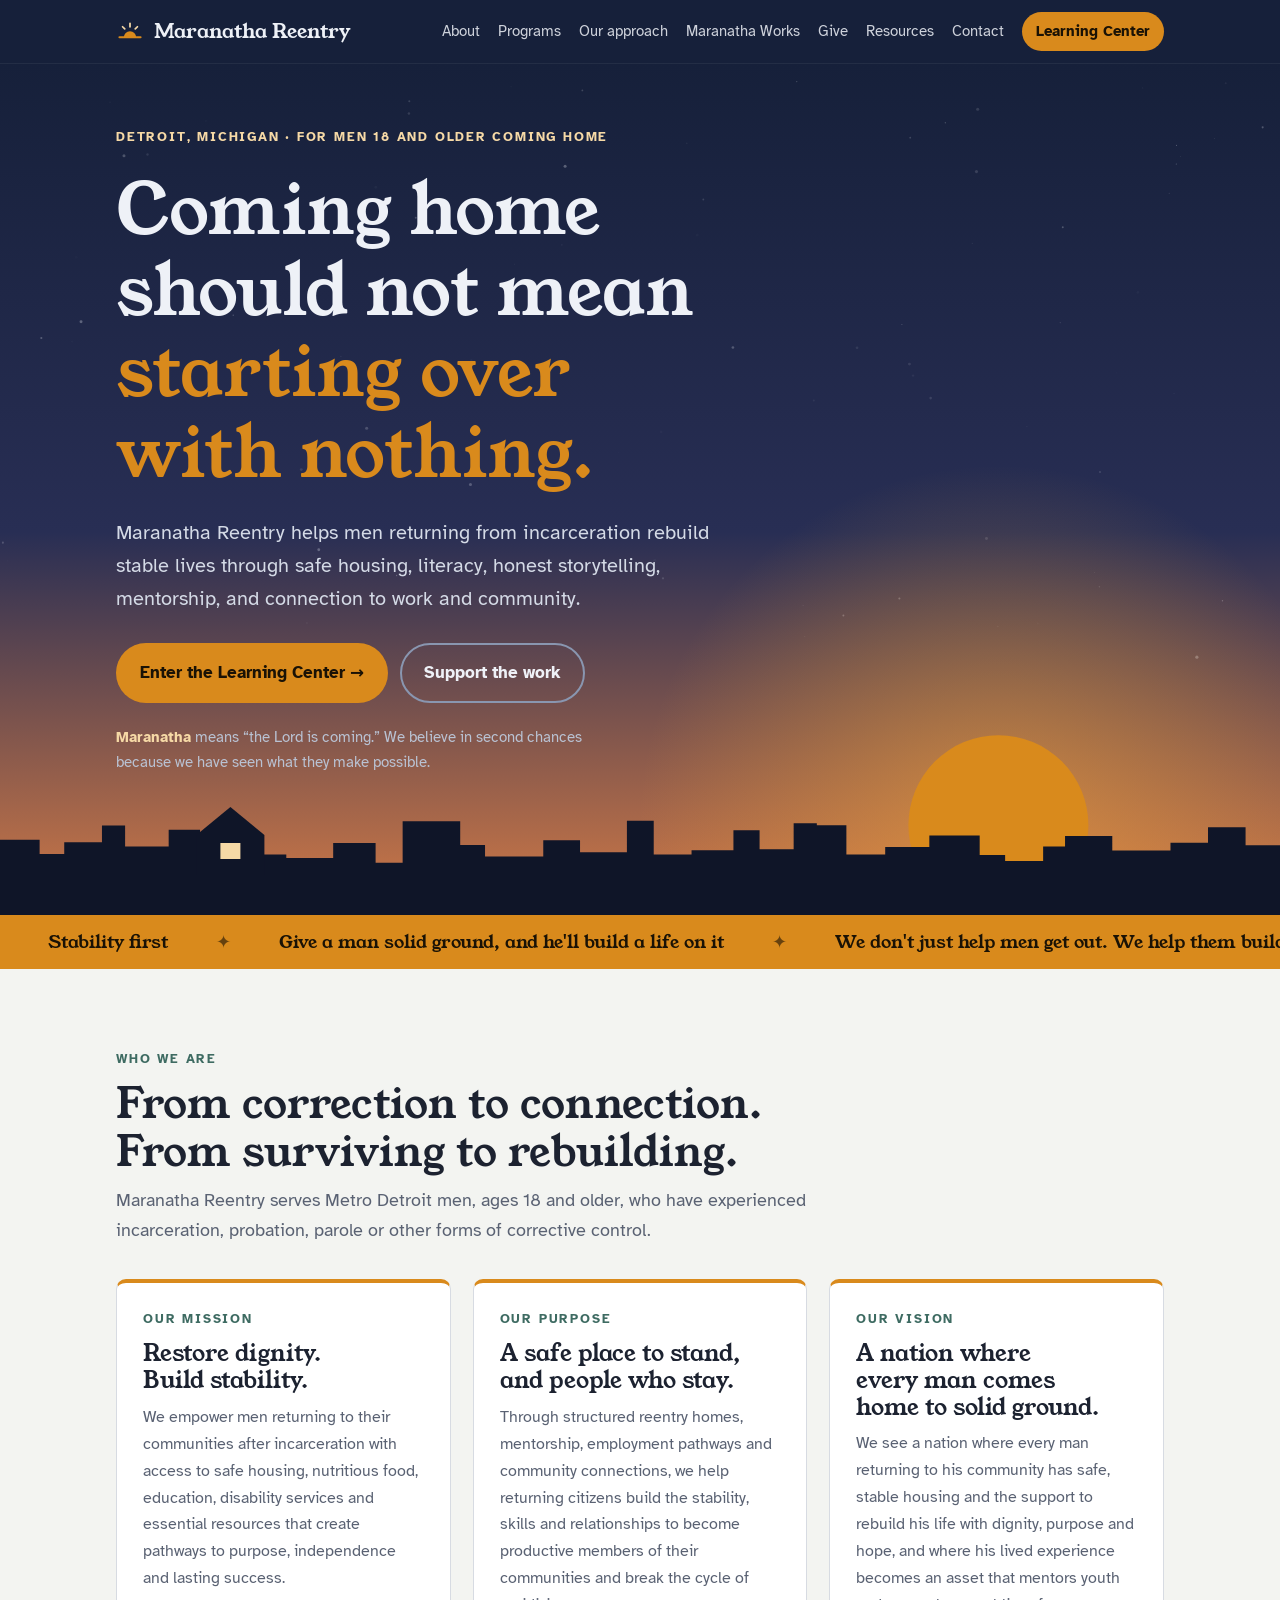
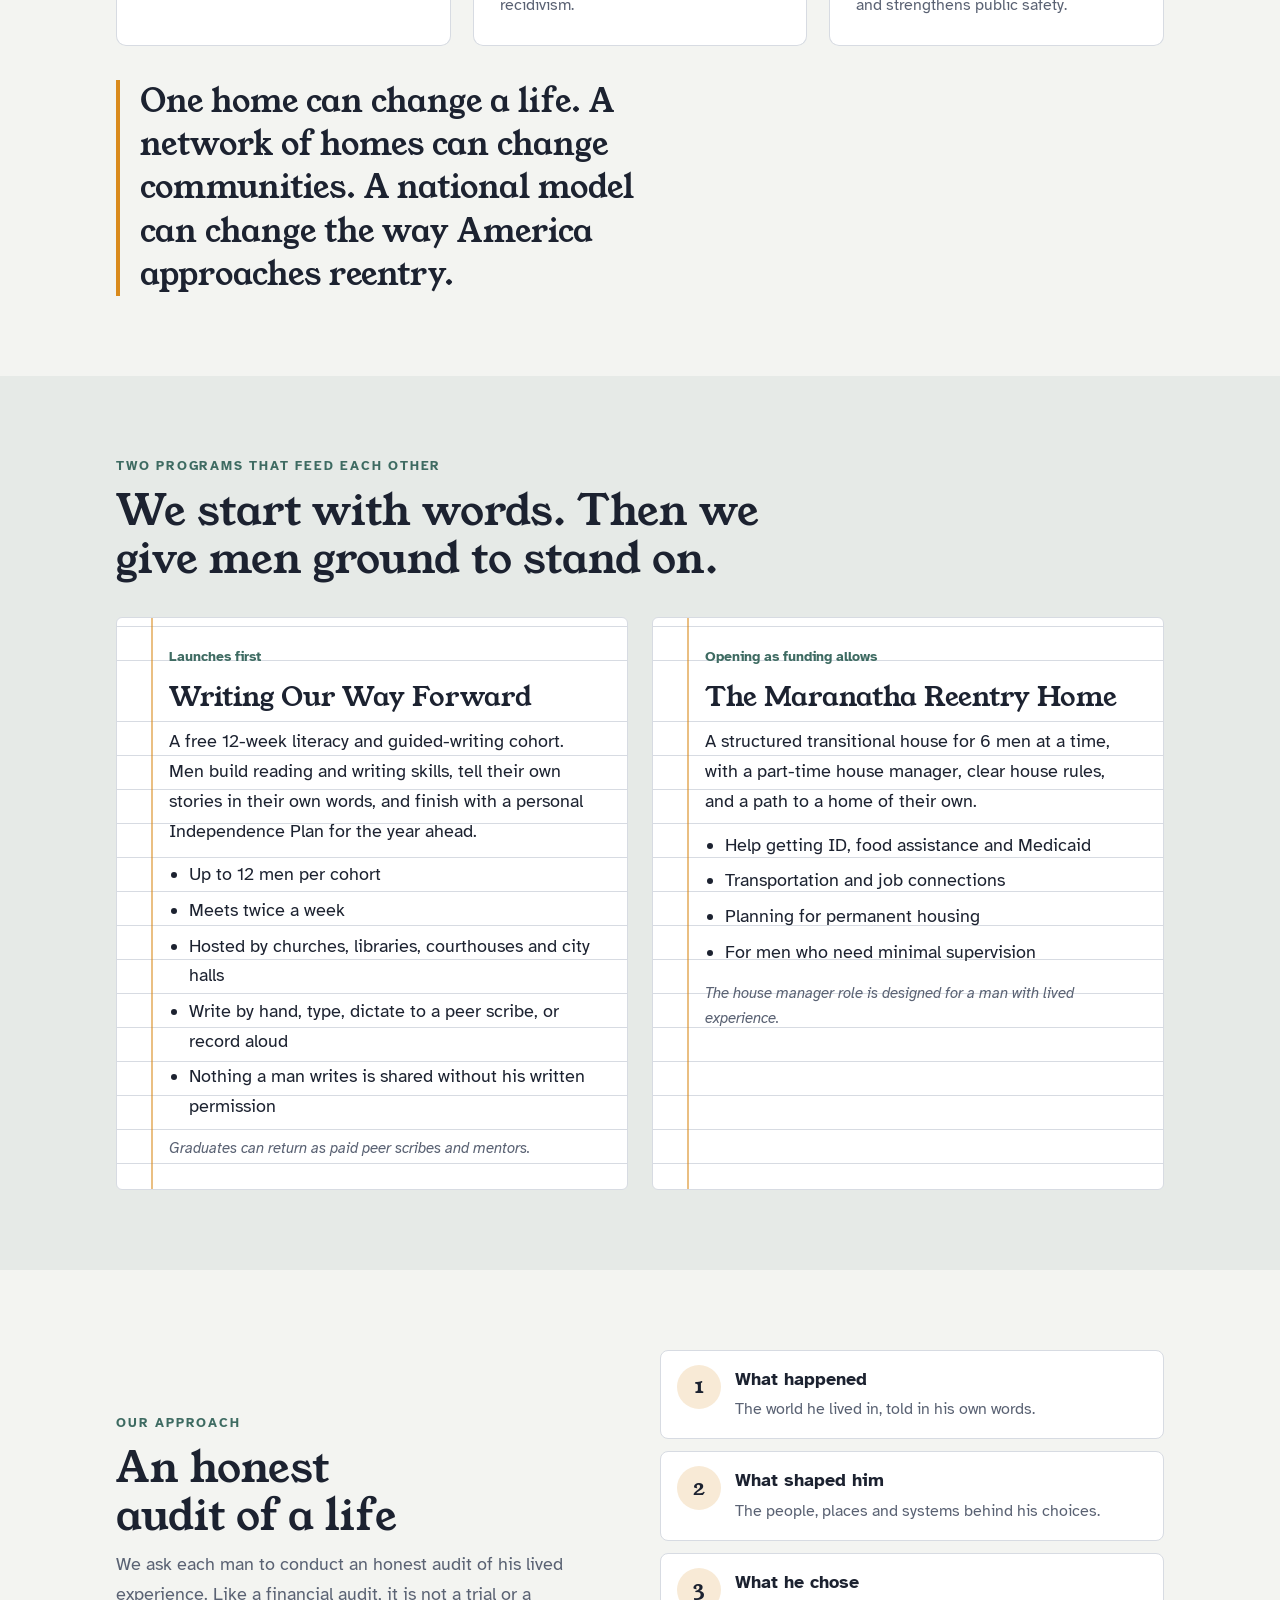
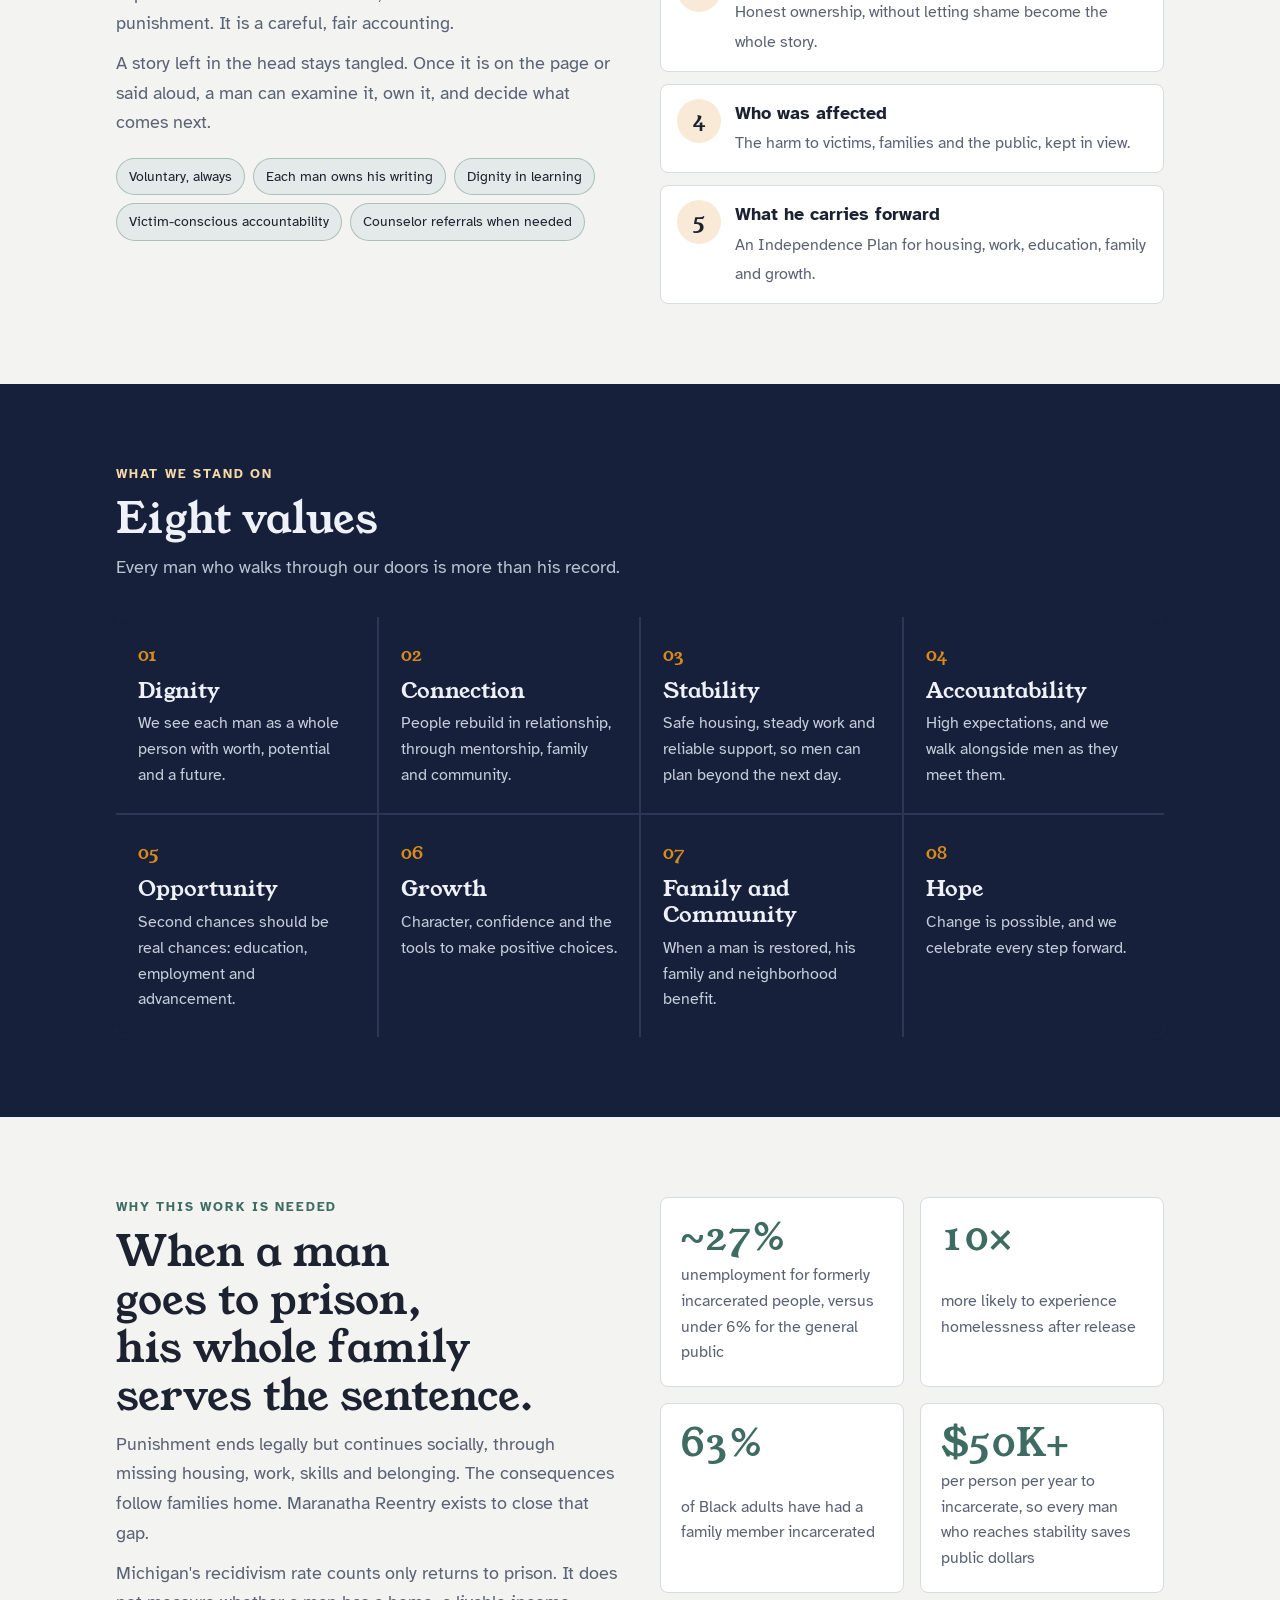
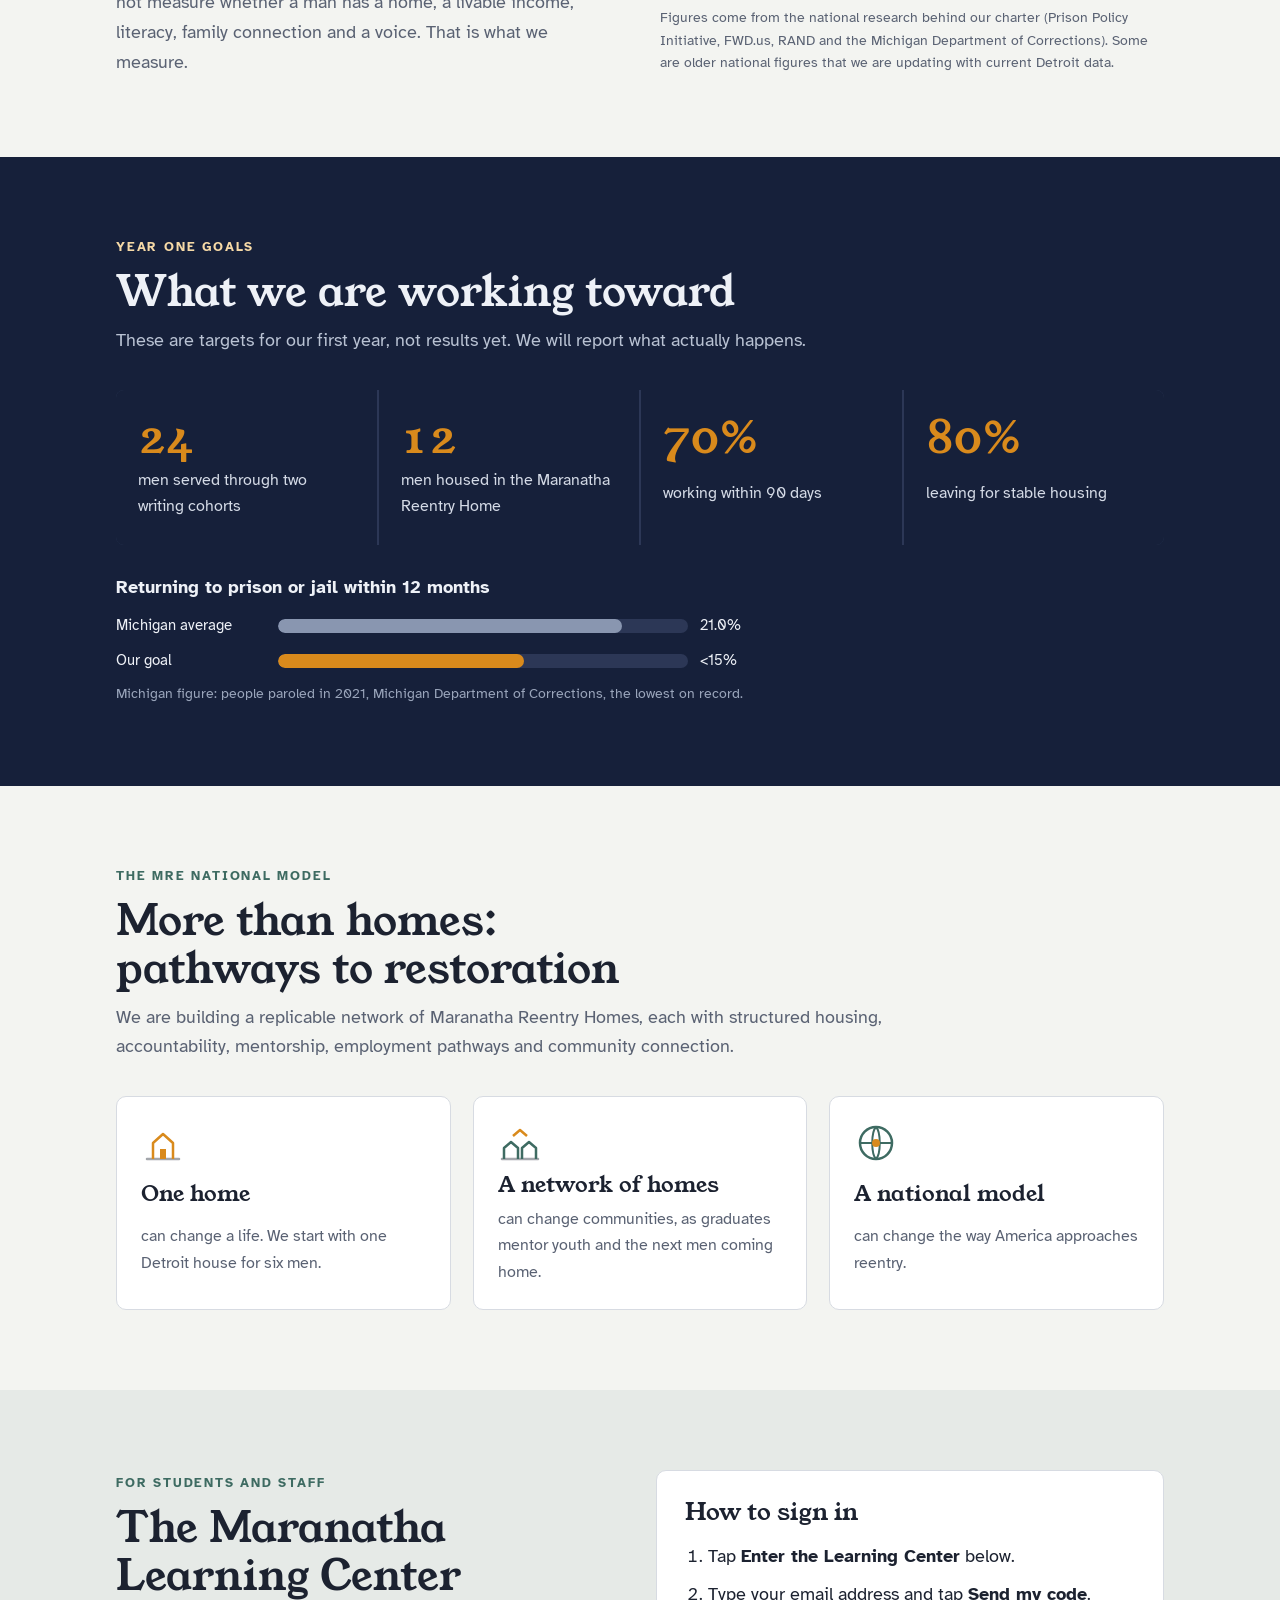
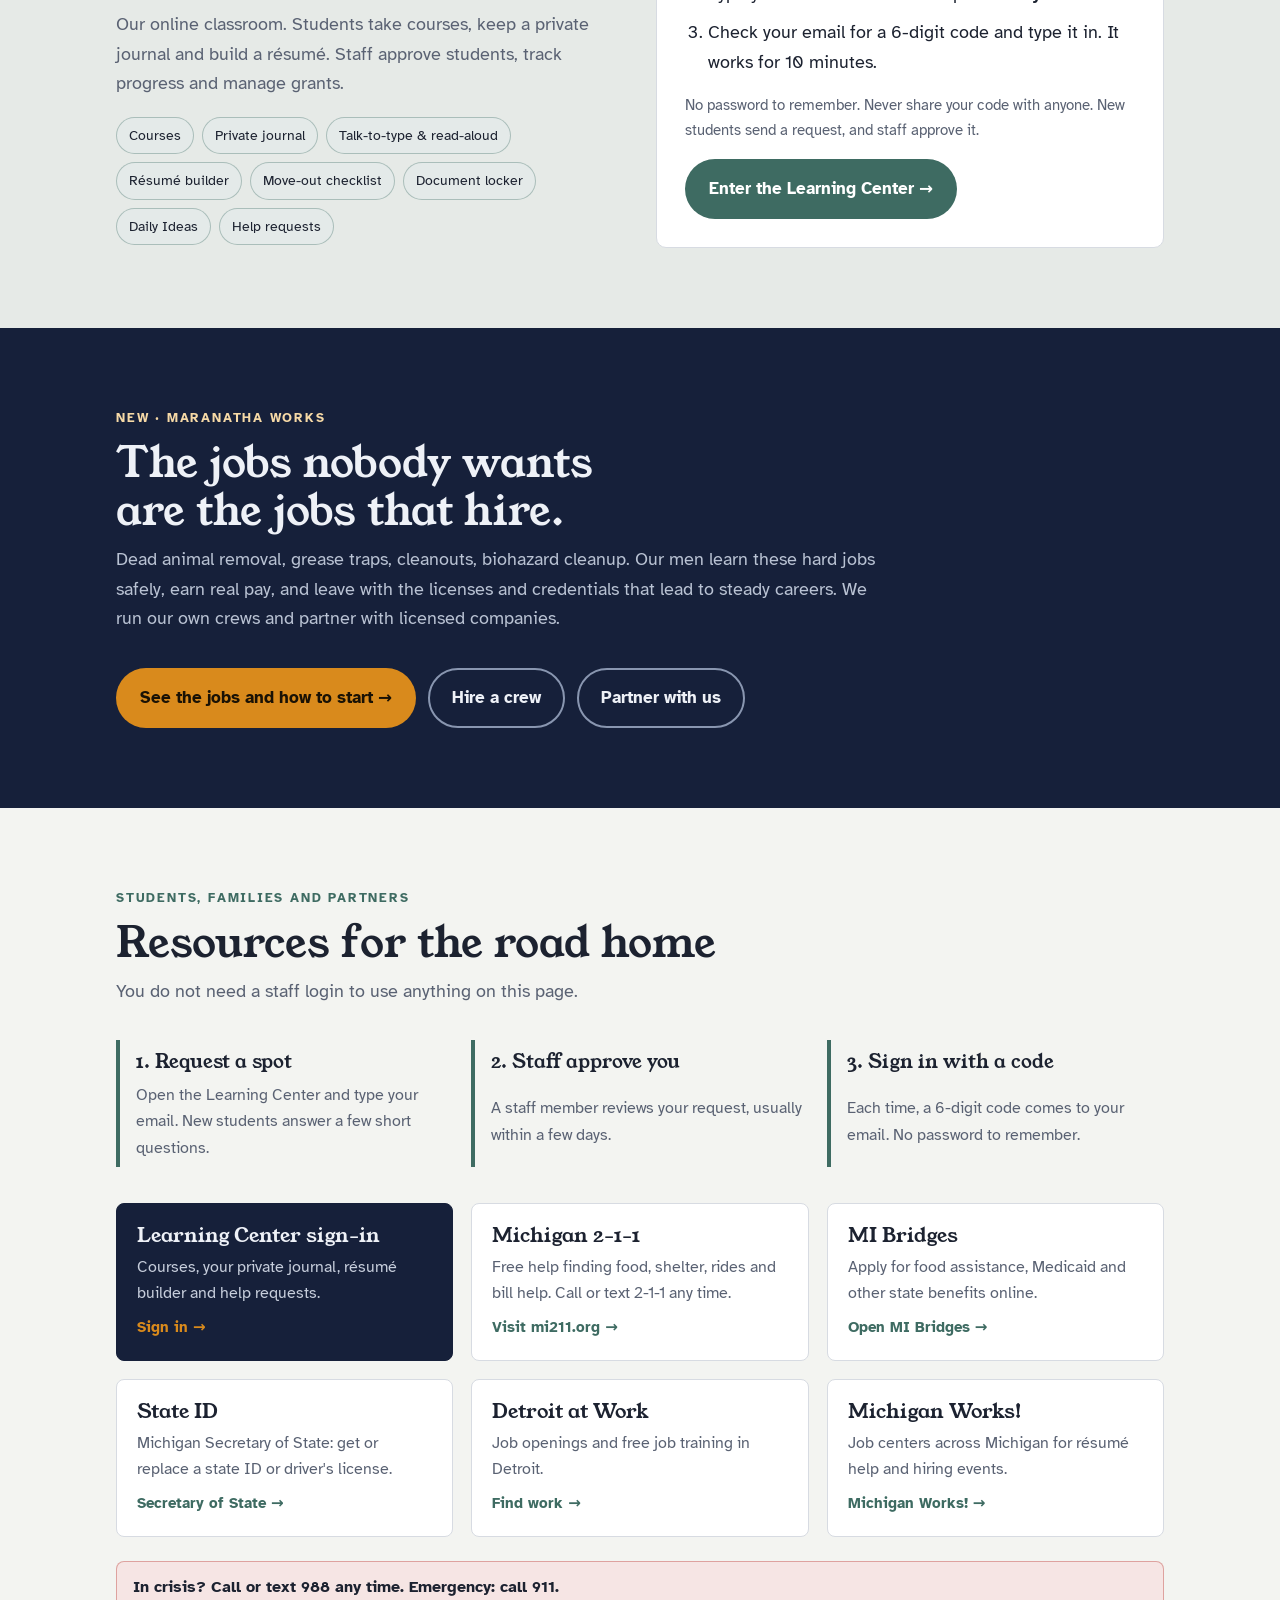
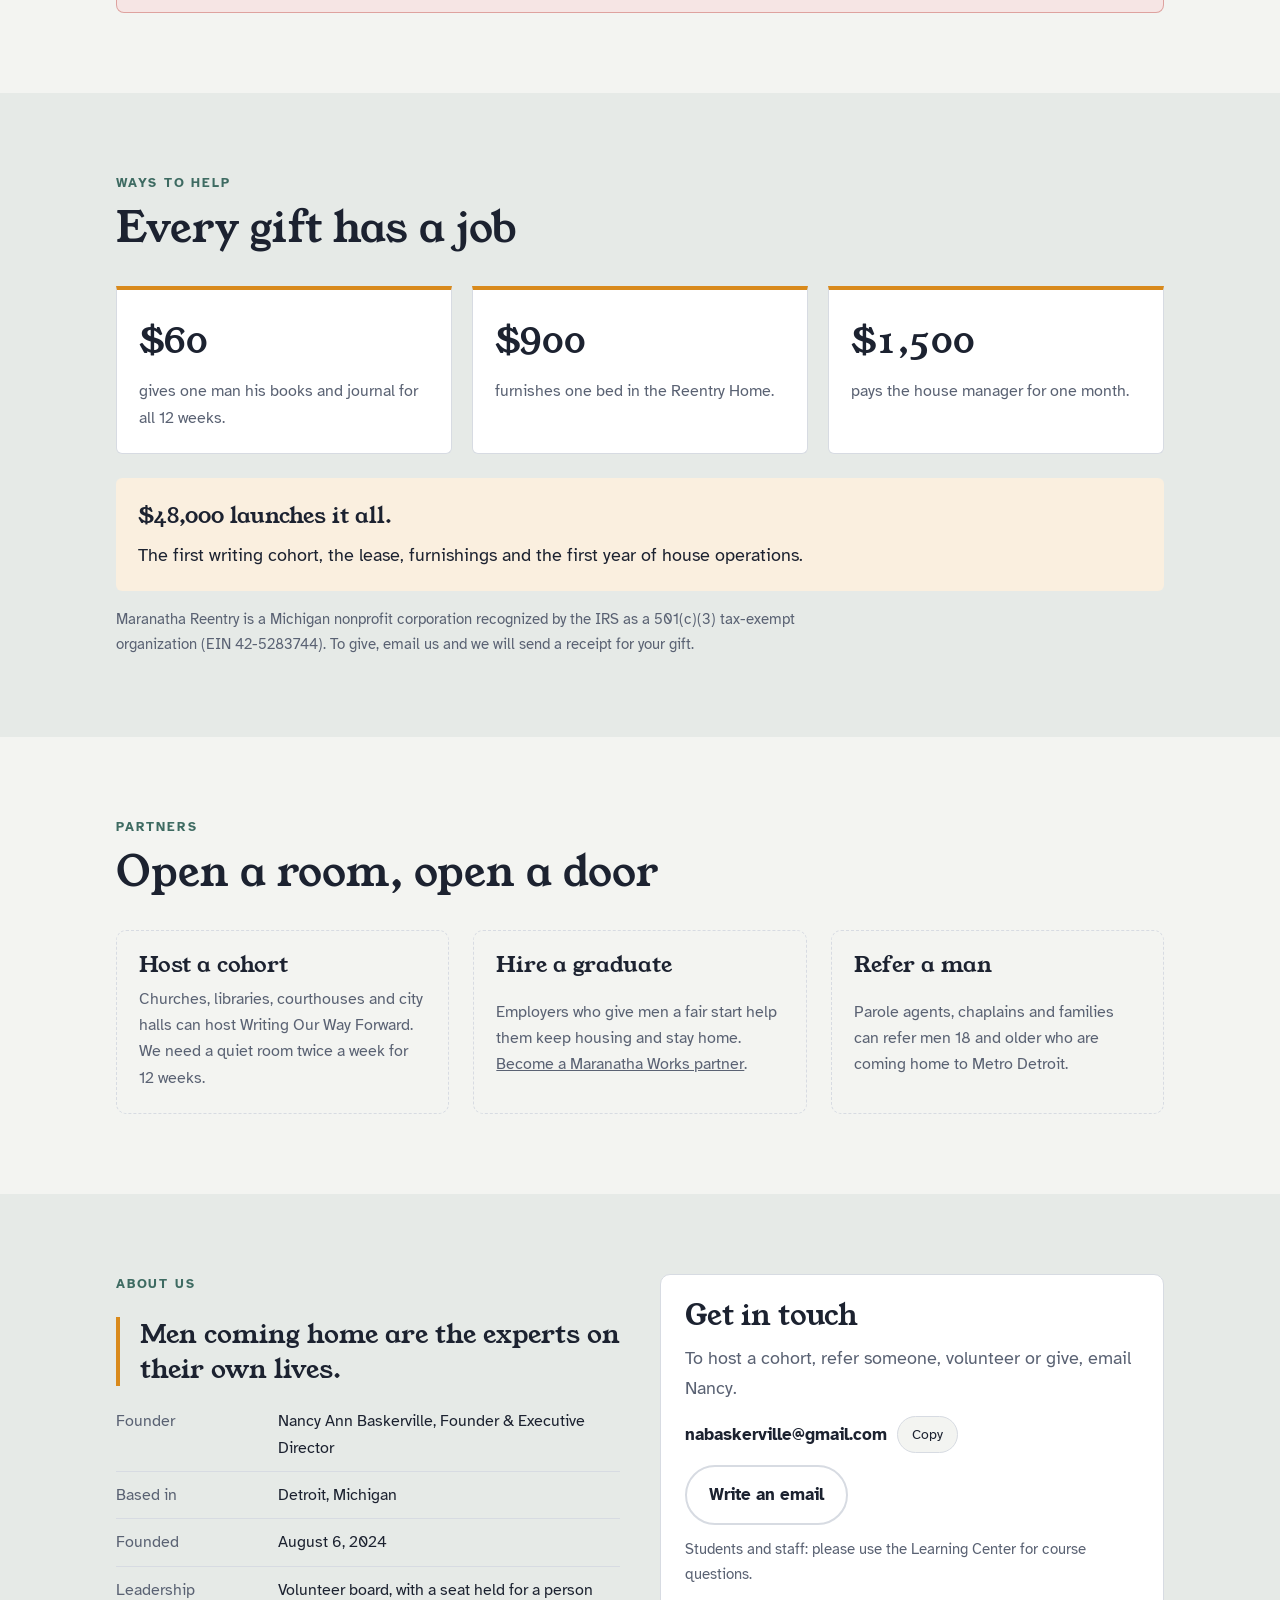
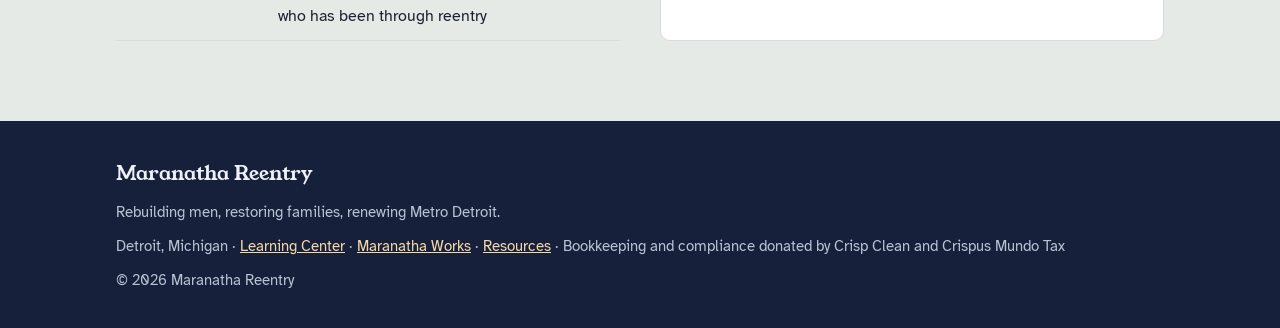
<file: index.html>
<!doctype html>
<html lang="en">
<head>
<meta charset="utf-8">
<meta name="viewport" content="width=device-width,initial-scale=1,viewport-fit=cover">
<title>Maranatha Reentry | Detroit</title>
<meta name="description" content="Maranatha Reentry helps men returning from incarceration in Metro Detroit rebuild stable lives through safe housing, literacy, honest storytelling, mentorship and connection to work.">
<meta property="og:title" content="Maranatha Reentry">
<meta property="og:description" content="Give a man solid ground, and he'll build a life on it. Reentry housing and literacy for men coming home to Metro Detroit.">
<meta name="theme-color" content="#16203a">
<link rel="icon" href="data:image/svg+xml,%3Csvg xmlns='http://www.w3.org/2000/svg' viewBox='0 0 32 32'%3E%3Crect width='32' height='32' rx='6' fill='%2316203a'/%3E%3Cpath d='M5 22h22' stroke='%23d98a1c' stroke-width='2.5' stroke-linecap='round'/%3E%3Cpath d='M9 22a7 7 0 0 1 14 0' fill='%23d98a1c'/%3E%3C/svg%3E">
<link rel="preconnect" href="https://fonts.googleapis.com">
<link rel="preconnect" href="https://fonts.gstatic.com" crossorigin>
<link rel="stylesheet" href="https://fonts.googleapis.com/css2?family=Young+Serif&family=Atkinson+Hyperlegible:ital,wght@0,400;0,700;1,400&display=swap">
<link rel="stylesheet" href="assets/site.css">
</head>
<body>
<a class="skip" href="#main">Skip to content</a>

<nav class="top" aria-label="Main">
  <div class="wrap">
    <a class="brand" href="#top">
      <svg viewBox="0 0 32 32" aria-hidden="true"><path d="M4 22h24" stroke="#d98a1c" stroke-width="2.5" stroke-linecap="round"/><path d="M9 22a7 7 0 0 1 14 0" fill="#d98a1c"/><path d="M16 6v4M7.5 10l2.5 2.5M24.5 10L22 12.5" stroke="#f6d9a6" stroke-width="2" stroke-linecap="round"/></svg>
      Maranatha Reentry
    </a>
    <button class="menu-btn" type="button" aria-expanded="false" aria-controls="navlinks">Menu</button>
    <div class="navlinks" id="navlinks">
      <a href="#mission">About</a>
      <a href="#programs">Programs</a>
      <a href="#approach">Our approach</a>
      <a href="works/">Maranatha Works</a>
      <a href="#give">Give</a>
      <a href="#resources">Resources</a>
      <a href="#contact">Contact</a>
      <a class="pill" href="learning-center/">Learning Center</a>
    </div>
  </div>
</nav>

<header class="hero" id="top">
  <canvas id="dawn" aria-hidden="true"></canvas>
  <div class="wrap">
    <span class="eyebrow reveal" style="color:#f6d9a6">Detroit, Michigan · For men 18 and older coming home</span>
    <h1 class="reveal d1">Coming home should not mean <em>starting over with nothing.</em></h1>
    <p class="lede reveal d2">Maranatha Reentry helps men returning from incarceration rebuild stable lives through safe housing, literacy, honest storytelling, mentorship, and connection to work and community.</p>
    <div class="ctas reveal d3">
      <a class="btn btn-dawn" href="learning-center/">Enter the Learning Center →</a>
      <a class="btn btn-ghost" href="#give">Support the work</a>
    </div>
    <p class="meaning reveal d4"><b>Maranatha</b> means “the Lord is coming.” We believe in second chances because we have seen what they make possible.</p>
  </div>
</header>

<div class="ribbon" aria-label="What we believe">
  <div class="track">
    <span>Stability first</span><span>Give a man solid ground, and he'll build a life on it</span><span>We don't just help men get out. We help them build up</span><span>Behind every record is a man ready to rebuild</span><span>Rebuilding men, restoring families, renewing Metro Detroit</span><span>Hope is the beginning. Stability is what makes it last</span>
    <span aria-hidden="true">Stability first</span><span aria-hidden="true">Give a man solid ground, and he'll build a life on it</span><span aria-hidden="true">We don't just help men get out. We help them build up</span><span aria-hidden="true">Behind every record is a man ready to rebuild</span><span aria-hidden="true">Rebuilding men, restoring families, renewing Metro Detroit</span><span aria-hidden="true">Hope is the beginning. Stability is what makes it last</span>
  </div>
</div>

<main id="main">

  <section class="chapter" id="mission">
    <div class="wrap">
      <div class="chapter-head fade">
        <span class="eyebrow">Who we are</span>
        <h2>From correction to connection. From surviving to rebuilding.</h2>
        <p>Maranatha Reentry serves Metro Detroit men, ages 18 and older, who have experienced incarceration, probation, parole or other forms of corrective control.</p>
      </div>
      <div class="trio">
        <article class="statement fade">
          <span class="eyebrow">Our mission</span>
          <h3>Restore dignity. Build stability.</h3>
          <p>We empower men returning to their communities after incarceration with access to safe housing, nutritious food, education, disability services and essential resources that create pathways to purpose, independence and lasting success.</p>
        </article>
        <article class="statement fade">
          <span class="eyebrow">Our purpose</span>
          <h3>A safe place to stand, and people who stay.</h3>
          <p>Through structured reentry homes, mentorship, employment pathways and community connections, we help returning citizens build the stability, skills and relationships to become productive members of their communities and break the cycle of recidivism.</p>
        </article>
        <article class="statement fade">
          <span class="eyebrow">Our vision</span>
          <h3>A nation where every man comes home to solid ground.</h3>
          <p>We see a nation where every man returning to his community has safe, stable housing and the support to rebuild his life with dignity, purpose and hope, and where his lived experience becomes an asset that mentors youth and strengthens public safety.</p>
        </article>
      </div>
      <p class="pull fade">One home can change a life. A network of homes can change communities. A national model can change the way America approaches reentry.</p>
    </div>
  </section>

  <section class="chapter tint" id="programs">
    <div class="wrap">
      <div class="chapter-head fade">
        <span class="eyebrow">Two programs that feed each other</span>
        <h2>We start with words. Then we give men ground to stand on.</h2>
      </div>
      <div class="programs">
        <article class="journal fade">
          <span class="tag">Launches first</span>
          <h3>Writing Our Way Forward</h3>
          <p>A free 12-week literacy and guided-writing cohort. Men build reading and writing skills, tell their own stories in their own words, and finish with a personal Independence Plan for the year ahead.</p>
          <ul>
            <li>Up to 12 men per cohort</li>
            <li>Meets twice a week</li>
            <li>Hosted by churches, libraries, courthouses and city halls</li>
            <li>Write by hand, type, dictate to a peer scribe, or record aloud</li>
            <li>Nothing a man writes is shared without his written permission</li>
          </ul>
          <p class="start">Graduates can return as paid peer scribes and mentors.</p>
        </article>
        <article class="journal fade">
          <span class="tag">Opening as funding allows</span>
          <h3>The Maranatha Reentry Home</h3>
          <p>A structured transitional house for 6 men at a time, with a part-time house manager, clear house rules, and a path to a home of their own.</p>
          <ul>
            <li>Help getting ID, food assistance and Medicaid</li>
            <li>Transportation and job connections</li>
            <li>Planning for permanent housing</li>
            <li>For men who need minimal supervision</li>
          </ul>
          <p class="start">The house manager role is designed for a man with lived experience.</p>
        </article>
      </div>
    </div>
  </section>

  <section class="chapter" id="approach">
    <div class="wrap audit">
      <div class="chapter-head fade" style="margin:0">
        <span class="eyebrow">Our approach</span>
        <h2>An honest audit of a life</h2>
        <p>We ask each man to conduct an honest audit of his lived experience. Like a financial audit, it is not a trial or a punishment. It is a careful, fair accounting.</p>
        <p>A story left in the head stays tangled. Once it is on the page or said aloud, a man can examine it, own it, and decide what comes next.</p>
        <div class="chips" style="margin-top:10px">
          <span class="chip">Voluntary, always</span><span class="chip">Each man owns his writing</span><span class="chip">Dignity in learning</span><span class="chip">Victim-conscious accountability</span><span class="chip">Counselor referrals when needed</span>
        </div>
      </div>
      <ol class="audit-steps fade" aria-label="The five questions of the audit">
        <li><div><b>What happened</b><span>The world he lived in, told in his own words.</span></div></li>
        <li><div><b>What shaped him</b><span>The people, places and systems behind his choices.</span></div></li>
        <li><div><b>What he chose</b><span>Honest ownership, without letting shame become the whole story.</span></div></li>
        <li><div><b>Who was affected</b><span>The harm to victims, families and the public, kept in view.</span></div></li>
        <li><div><b>What he carries forward</b><span>An Independence Plan for housing, work, education, family and growth.</span></div></li>
      </ol>
    </div>
  </section>

  <section class="chapter on-night" id="values">
    <div class="wrap">
      <div class="chapter-head fade">
        <span class="eyebrow">What we stand on</span>
        <h2>Eight values</h2>
        <p>Every man who walks through our doors is more than his record.</p>
      </div>
      <div class="values fade">
        <div class="value"><span class="n">01</span><h3>Dignity</h3><p>We see each man as a whole person with worth, potential and a future.</p></div>
        <div class="value"><span class="n">02</span><h3>Connection</h3><p>People rebuild in relationship, through mentorship, family and community.</p></div>
        <div class="value"><span class="n">03</span><h3>Stability</h3><p>Safe housing, steady work and reliable support, so men can plan beyond the next day.</p></div>
        <div class="value"><span class="n">04</span><h3>Accountability</h3><p>High expectations, and we walk alongside men as they meet them.</p></div>
        <div class="value"><span class="n">05</span><h3>Opportunity</h3><p>Second chances should be real chances: education, employment and advancement.</p></div>
        <div class="value"><span class="n">06</span><h3>Growth</h3><p>Character, confidence and the tools to make positive choices.</p></div>
        <div class="value"><span class="n">07</span><h3>Family and Community</h3><p>When a man is restored, his family and neighborhood benefit.</p></div>
        <div class="value"><span class="n">08</span><h3>Hope</h3><p>Change is possible, and we celebrate every step forward.</p></div>
      </div>
    </div>
  </section>

  <section class="chapter" id="why">
    <div class="wrap why">
      <div class="chapter-head fade" style="margin:0">
        <span class="eyebrow">Why this work is needed</span>
        <h2>When a man goes to prison, his whole family serves the sentence.</h2>
        <p>Punishment ends legally but continues socially, through missing housing, work, skills and belonging. The consequences follow families home. Maranatha Reentry exists to close that gap.</p>
        <p>Michigan's recidivism rate counts only returns to prison. It does not measure whether a man has a home, a livable income, literacy, family connection and a voice. That is what we measure.</p>
      </div>
      <div class="fade">
        <div class="stats">
          <div class="stat"><span class="num">~27%</span><p>unemployment for formerly incarcerated people, versus under 6% for the general public</p></div>
          <div class="stat"><span class="num">10×</span><p>more likely to experience homelessness after release</p></div>
          <div class="stat"><span class="num">63%</span><p>of Black adults have had a family member incarcerated</p></div>
          <div class="stat"><span class="num">$50K+</span><p>per person per year to incarcerate, so every man who reaches stability saves public dollars</p></div>
        </div>
        <p class="fine">Figures come from the national research behind our charter (Prison Policy Initiative, FWD.us, RAND and the Michigan Department of Corrections). Some are older national figures that we are updating with current Detroit data.</p>
      </div>
    </div>
  </section>

  <section class="chapter on-night" id="goals">
    <div class="wrap">
      <div class="chapter-head fade">
        <span class="eyebrow">Year one goals</span>
        <h2>What we are working toward</h2>
        <p>These are targets for our first year, not results yet. We will report what actually happens.</p>
      </div>
      <div class="goal-grid fade">
        <div class="goal"><span class="num" data-count="24">24</span><p>men served through two writing cohorts</p></div>
        <div class="goal"><span class="num" data-count="12">12</span><p>men housed in the Maranatha Reentry Home</p></div>
        <div class="goal"><span class="num" data-count="70" data-suffix="%">70%</span><p>working within 90 days</p></div>
        <div class="goal"><span class="num" data-count="80" data-suffix="%">80%</span><p>leaving for stable housing</p></div>
      </div>
      <div class="compare fade" aria-label="Return to prison within 12 months">
        <p style="font-weight:700">Returning to prison or jail within 12 months</p>
        <div class="bar-row"><span>Michigan average</span><div class="bar"><span class="state"></span></div><span>21.0%</span></div>
        <div class="bar-row"><span>Our goal</span><div class="bar"><span class="mre"></span></div><span>&lt;15%</span></div>
        <p class="bar-note">Michigan figure: people paroled in 2021, Michigan Department of Corrections, the lowest on record.</p>
      </div>
    </div>
  </section>

  <section class="chapter" id="vision">
    <div class="wrap">
      <div class="chapter-head fade">
        <span class="eyebrow">The MRE National Model</span>
        <h2>More than homes: pathways to restoration</h2>
        <p>We are building a replicable network of Maranatha Reentry Homes, each with structured housing, accountability, mentorship, employment pathways and community connection.</p>
      </div>
      <div class="vision">
        <div class="scale fade">
          <svg class="icon" viewBox="0 0 44 44" aria-hidden="true"><path d="M6 38h32" stroke="currentColor" stroke-width="2.5" stroke-linecap="round" opacity=".4"/><path d="M12 38V22L22 13l10 9v16" fill="none" stroke="var(--dawn)" stroke-width="2.5" stroke-linejoin="round"/><rect x="19" y="28" width="6" height="10" fill="var(--dawn)"/></svg>
          <h3>One home</h3><p>can change a life. We start with one Detroit house for six men.</p>
        </div>
        <div class="scale fade">
          <svg class="icon" viewBox="0 0 44 44" aria-hidden="true"><path d="M4 38h36" stroke="currentColor" stroke-width="2.5" stroke-linecap="round" opacity=".4"/><path d="M6 38V27l7-6 7 6v11M24 38V27l7-6 7 6v11" fill="none" stroke="var(--sage)" stroke-width="2.5" stroke-linejoin="round"/><path d="M15 15l7-6 7 6" fill="none" stroke="var(--dawn)" stroke-width="2.5" stroke-linejoin="round"/></svg>
          <h3>A network of homes</h3><p>can change communities, as graduates mentor youth and the next men coming home.</p>
        </div>
        <div class="scale fade">
          <svg class="icon" viewBox="0 0 44 44" aria-hidden="true"><circle cx="22" cy="22" r="16" fill="none" stroke="var(--sage)" stroke-width="2.5"/><path d="M6 22h32M22 6c5 5 5 27 0 32M22 6c-5 5-5 27 0 32" fill="none" stroke="var(--sage)" stroke-width="2"/><circle cx="22" cy="22" r="4" fill="var(--dawn)"/></svg>
          <h3>A national model</h3><p>can change the way America approaches reentry.</p>
        </div>
      </div>
    </div>
  </section>

  <section class="chapter tint" id="learning">
    <div class="wrap lc">
      <div class="chapter-head fade" style="margin:0">
        <span class="eyebrow">For students and staff</span>
        <h2>The Maranatha Learning Center</h2>
        <p>Our online classroom. Students take courses, keep a private journal and build a résumé. Staff approve students, track progress and manage grants.</p>
        <div class="chips" style="margin-top:8px">
          <span class="chip">Courses</span><span class="chip">Private journal</span><span class="chip">Talk-to-type &amp; read-aloud</span><span class="chip">Résumé builder</span><span class="chip">Move-out checklist</span><span class="chip">Document locker</span><span class="chip">Daily Ideas</span><span class="chip">Help requests</span>
        </div>
      </div>
      <div class="lc-panel fade">
        <h3 style="font-size:1.5rem">How to sign in</h3>
        <ol class="lc-steps">
          <li>Tap <b>Enter the Learning Center</b> below.</li>
          <li>Type your email address and tap <b>Send my code</b>.</li>
          <li>Check your email for a 6-digit code and type it in. It works for 10 minutes.</li>
        </ol>
        <p style="font-size:.95rem;color:var(--muted)">No password to remember. Never share your code with anyone. New students send a request, and staff approve it.</p>
        <a class="btn btn-sage" style="justify-self:start" href="learning-center/">Enter the Learning Center →</a>
      </div>
    </div>
  </section>

  <section class="chapter on-night" id="works">
    <div class="wrap">
      <div class="chapter-head fade">
        <span class="eyebrow" style="color:#f6d9a6">New · Maranatha Works</span>
        <h2>The jobs nobody wants are the jobs that hire.</h2>
        <p>Dead animal removal, grease traps, cleanouts, biohazard cleanup. Our men learn these hard jobs safely, earn real pay, and leave with the licenses and credentials that lead to steady careers. We run our own crews and partner with licensed companies.</p>
      </div>
      <div class="ctas fade">
        <a class="btn btn-dawn" href="works/">See the jobs and how to start →</a>
        <a class="btn btn-ghost" href="works/#hire">Hire a crew</a>
        <a class="btn btn-ghost" href="works/#partner">Partner with us</a>
      </div>
    </div>
  </section>

  <section class="chapter" id="resources">
    <div class="wrap">
      <div class="chapter-head fade">
        <span class="eyebrow">Students, families and partners</span>
        <h2>Resources for the road home</h2>
        <p>You do not need a staff login to use anything on this page.</p>
      </div>
      <div class="steps-row fade" aria-label="How new students join">
        <div class="step"><b>1. Request a spot</b><span>Open the Learning Center and type your email. New students answer a few short questions.</span></div>
        <div class="step"><b>2. Staff approve you</b><span>A staff member reviews your request, usually within a few days.</span></div>
        <div class="step"><b>3. Sign in with a code</b><span>Each time, a 6-digit code comes to your email. No password to remember.</span></div>
      </div>
      <div class="res-grid fade">
        <a class="res feature" href="learning-center/"><h3>Learning Center sign-in</h3><p>Courses, your private journal, résumé builder and help requests.</p><span class="go">Sign in →</span></a>
        <a class="res" href="https://www.mi211.org/" target="_blank" rel="noopener"><h3>Michigan 2-1-1</h3><p>Free help finding food, shelter, rides and bill help. Call or text 2-1-1 any time.</p><span class="go">Visit mi211.org →</span></a>
        <a class="res" href="https://newmibridges.michigan.gov/" target="_blank" rel="noopener"><h3>MI Bridges</h3><p>Apply for food assistance, Medicaid and other state benefits online.</p><span class="go">Open MI Bridges →</span></a>
        <a class="res" href="https://www.michigan.gov/sos" target="_blank" rel="noopener"><h3>State ID</h3><p>Michigan Secretary of State: get or replace a state ID or driver's license.</p><span class="go">Secretary of State →</span></a>
        <a class="res" href="https://detroitatwork.com/" target="_blank" rel="noopener"><h3>Detroit at Work</h3><p>Job openings and free job training in Detroit.</p><span class="go">Find work →</span></a>
        <a class="res" href="https://www.michiganworks.org/" target="_blank" rel="noopener"><h3>Michigan Works!</h3><p>Job centers across Michigan for résumé help and hiring events.</p><span class="go">Michigan Works! →</span></a>
      </div>
      <p class="crisis" style="margin-top:24px">In crisis? Call or text 988 any time. Emergency: call 911.</p>
    </div>
  </section>

  <section class="chapter tint" id="give">
    <div class="wrap">
      <div class="chapter-head fade">
        <span class="eyebrow">Ways to help</span>
        <h2>Every gift has a job</h2>
      </div>
      <div class="give-grid">
        <div class="gift fade"><span class="amt">$60</span><p>gives one man his books and journal for all 12 weeks.</p></div>
        <div class="gift fade"><span class="amt">$900</span><p>furnishes one bed in the Reentry Home.</p></div>
        <div class="gift fade"><span class="amt">$1,500</span><p>pays the house manager for one month.</p></div>
      </div>
      <div class="launch fade">
        <strong>$48,000 launches it all.</strong>
        <span>The first writing cohort, the lease, furnishings and the first year of house operations.</span>
      </div>
      <p class="status-note">Maranatha Reentry is a Michigan nonprofit corporation recognized by the IRS as a 501(c)(3) tax-exempt organization (EIN 42-5283744). To give, email us and we will send a receipt for your gift.</p>
    </div>
  </section>

  <section class="chapter" id="host">
    <div class="wrap">
      <div class="chapter-head fade">
        <span class="eyebrow">Partners</span>
        <h2>Open a room, open a door</h2>
      </div>
      <div class="host">
        <div class="host-item fade"><h3>Host a cohort</h3><p>Churches, libraries, courthouses and city halls can host Writing Our Way Forward. We need a quiet room twice a week for 12 weeks.</p></div>
        <div class="host-item fade"><h3>Hire a graduate</h3><p>Employers who give men a fair start help them keep housing and stay home. <a href="works/#partner">Become a Maranatha Works partner</a>.</p></div>
        <div class="host-item fade"><h3>Refer a man</h3><p>Parole agents, chaplains and families can refer men 18 and older who are coming home to Metro Detroit.</p></div>
      </div>
    </div>
  </section>

  <section class="chapter tint" id="contact">
    <div class="wrap about">
      <div style="display:grid;gap:22px;align-content:start" class="fade">
        <span class="eyebrow">About us</span>
        <blockquote>Men coming home are the experts on their own lives.</blockquote>
        <dl class="facts">
          <div><dt>Founder</dt><dd>Nancy Ann Baskerville, Founder &amp; Executive Director</dd></div>
          <div><dt>Based in</dt><dd>Detroit, Michigan</dd></div>
          <div><dt>Founded</dt><dd>August 6, 2024</dd></div>
          <div><dt>Leadership</dt><dd>Volunteer board, with a seat held for a person who has been through reentry</dd></div>
        </dl>
      </div>
      <div class="contact-box fade">
        <h2 style="font-size:1.8rem">Get in touch</h2>
        <p style="color:var(--muted)">To host a cohort, refer someone, volunteer or give, email Nancy.</p>
        <div class="copyline"><code id="email">nabaskerville@gmail.com</code><button class="copybtn" id="copyEmail" type="button">Copy</button></div>
        <a class="btn btn-line" style="justify-self:start" href="mailto:nabaskerville@gmail.com?subject=Maranatha%20Reentry">Write an email</a>
        <p style="font-size:.95rem;color:var(--muted)">Students and staff: please use the Learning Center for course questions.</p>
      </div>
    </div>
  </section>
</main>

<footer>
  <div class="wrap">
    <span style="font-family:var(--font-display);font-size:1.25rem;color:var(--on-night)">Maranatha Reentry</span>
    <span>Rebuilding men, restoring families, renewing Metro Detroit.</span>
    <span>Detroit, Michigan · <a href="learning-center/">Learning Center</a> · <a href="works/">Maranatha Works</a> · <a href="#resources">Resources</a> · Bookkeeping and compliance donated by Crisp Clean and Crispus Mundo Tax</span>
    <span>© <span id="yr">2026</span> Maranatha Reentry</span>
  </div>
</footer>

<script src="assets/site.js"></script>
</body>
</html>
</file>
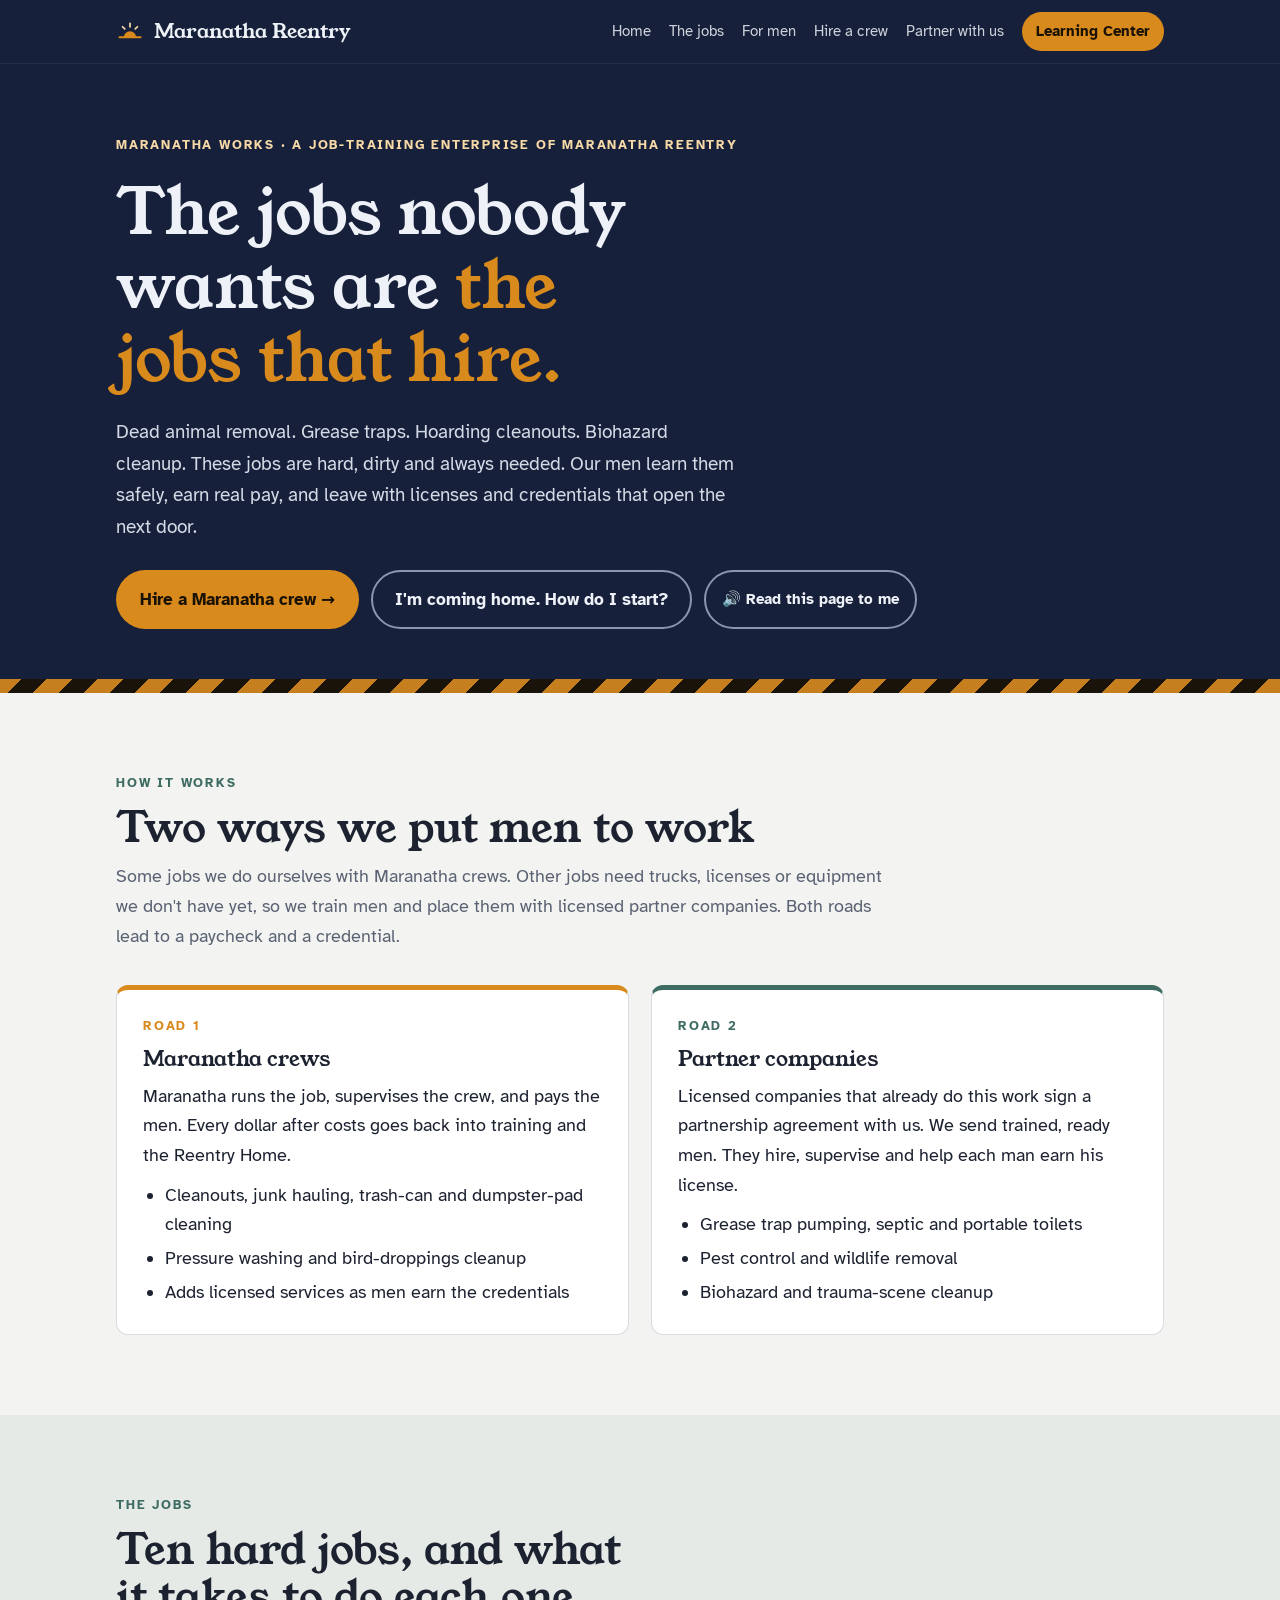
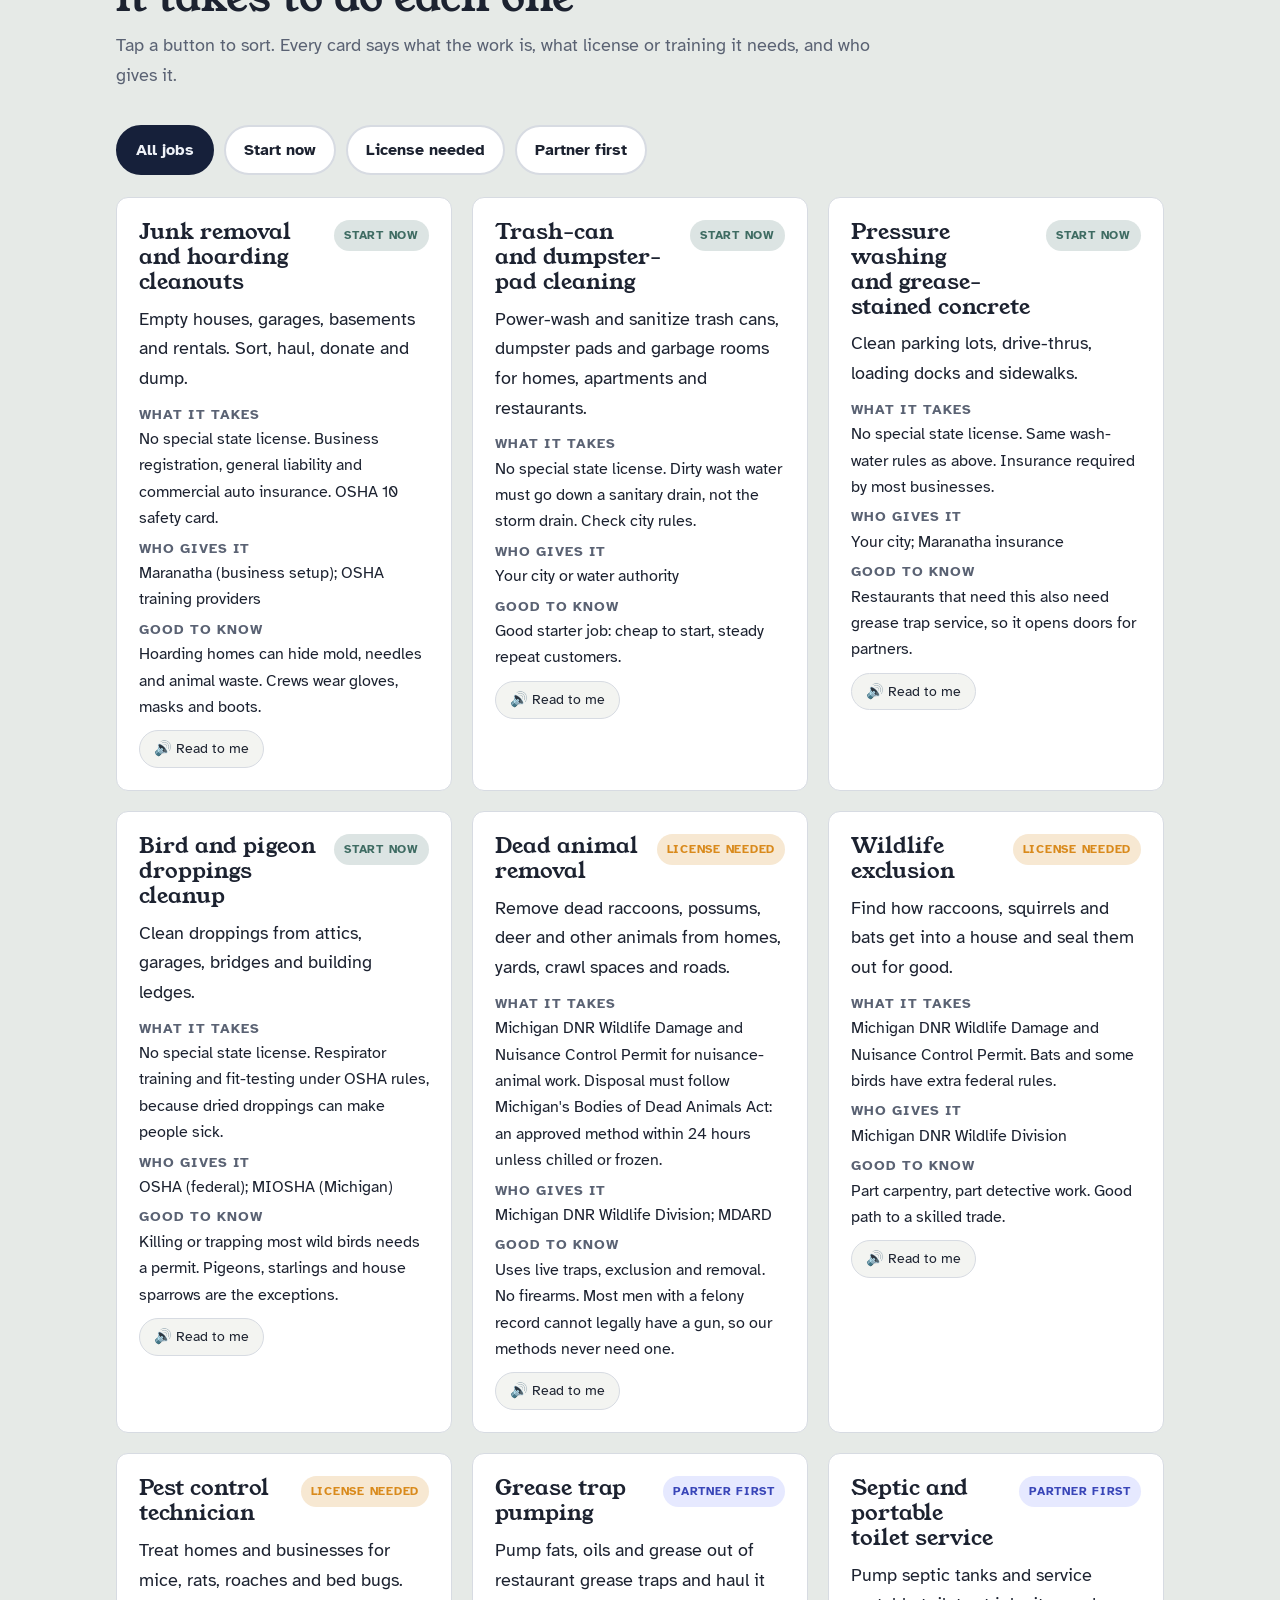
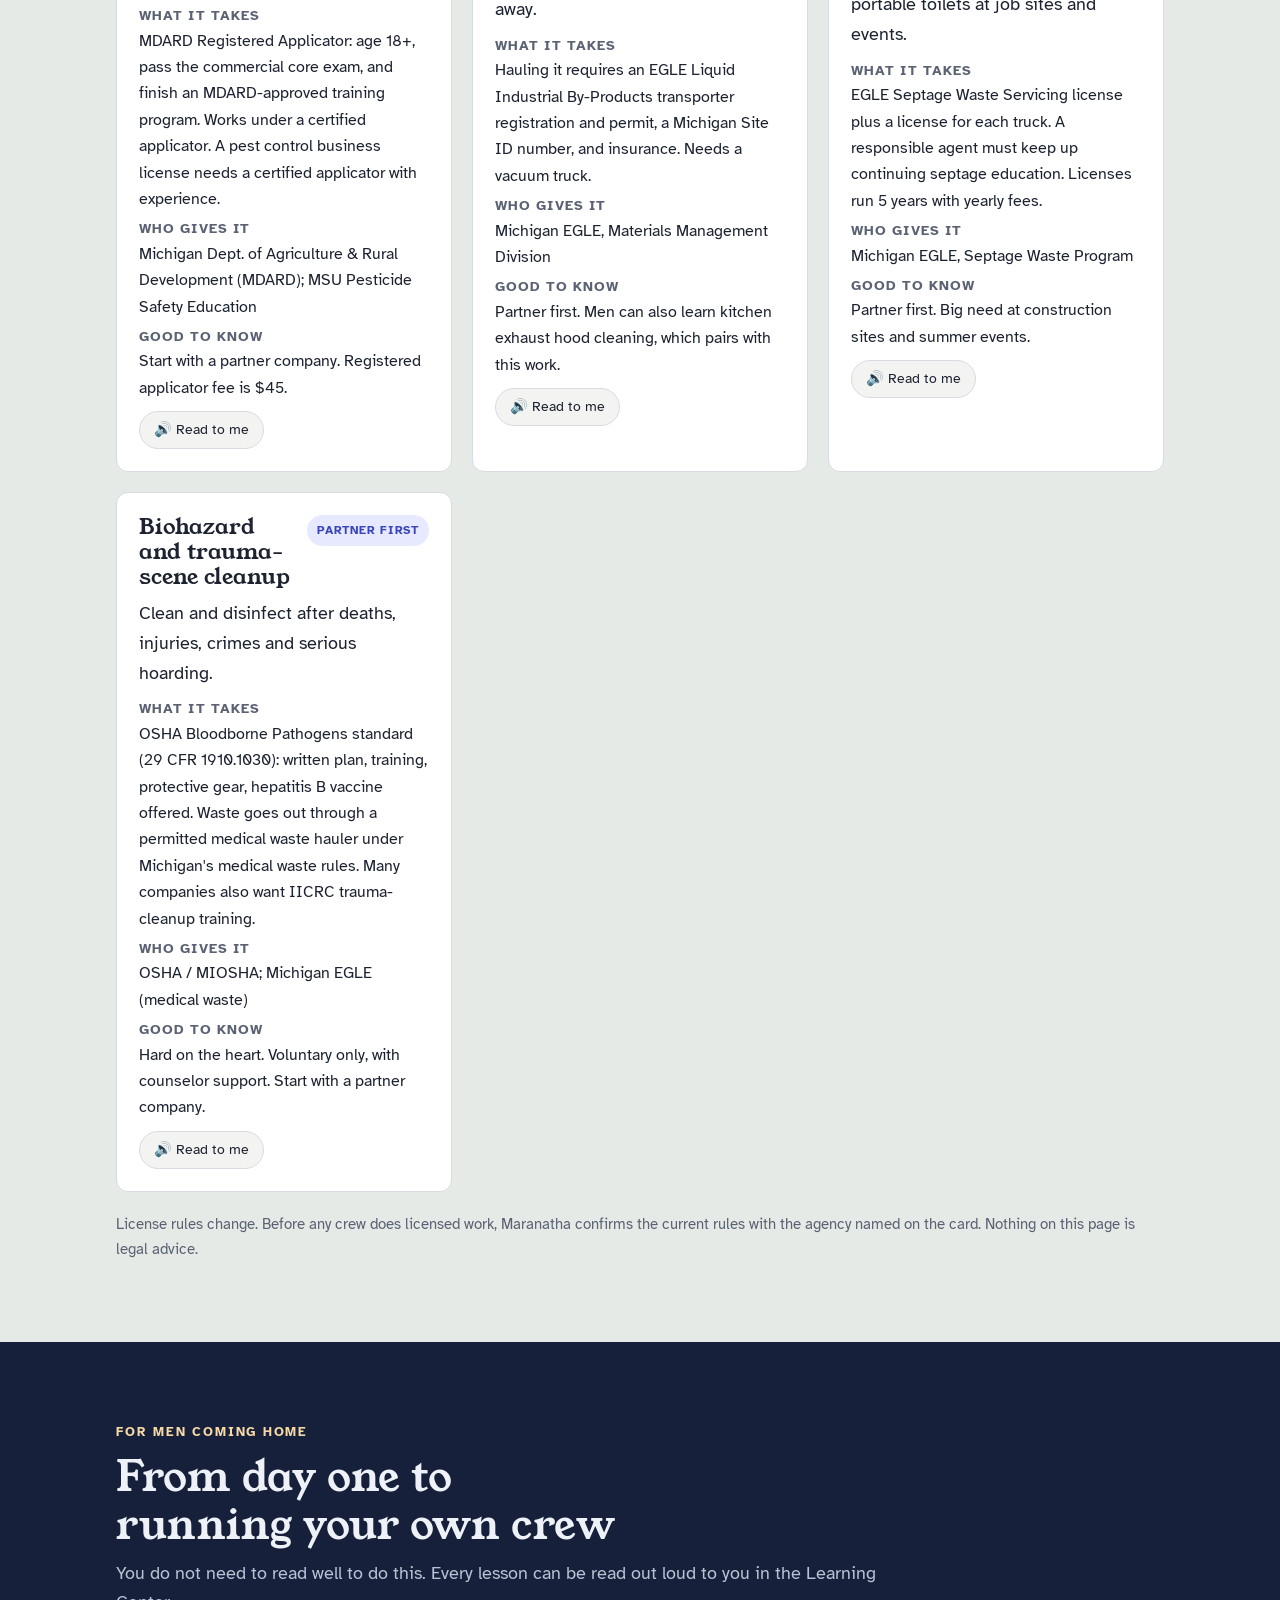
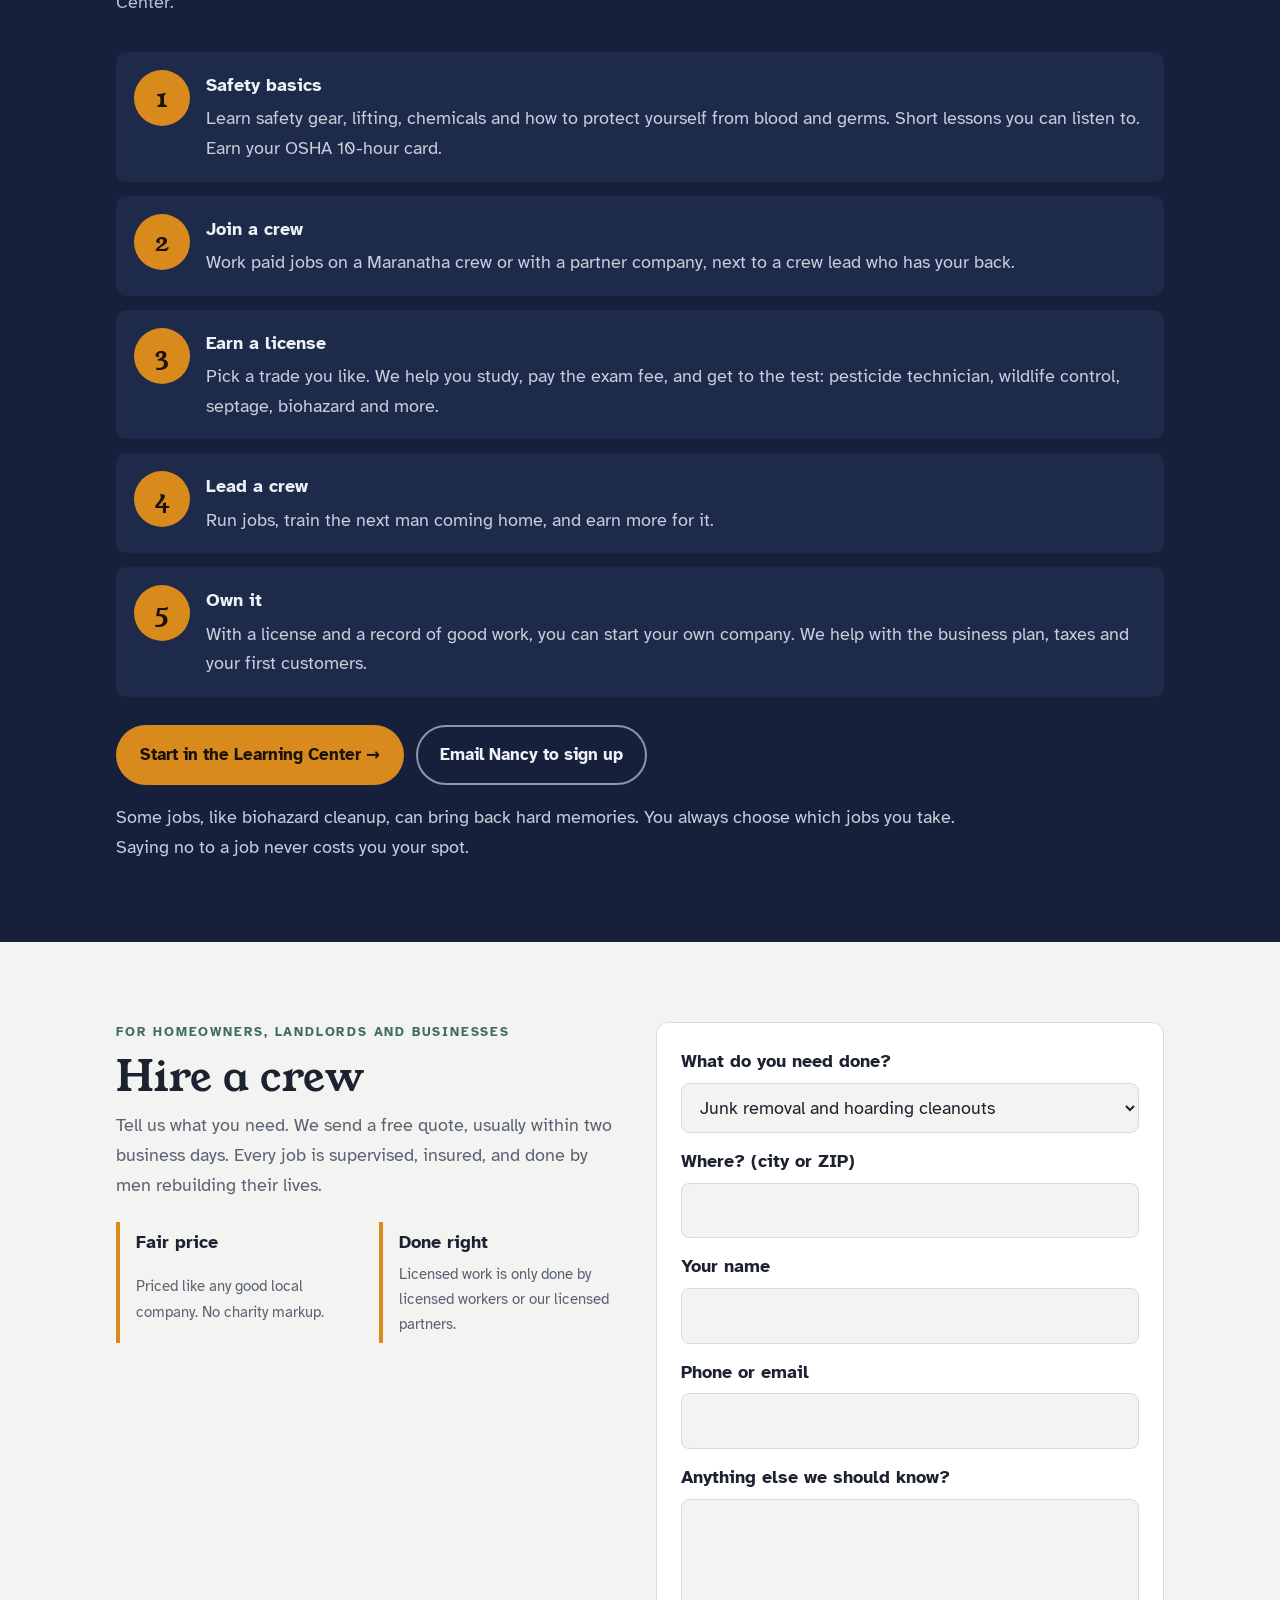
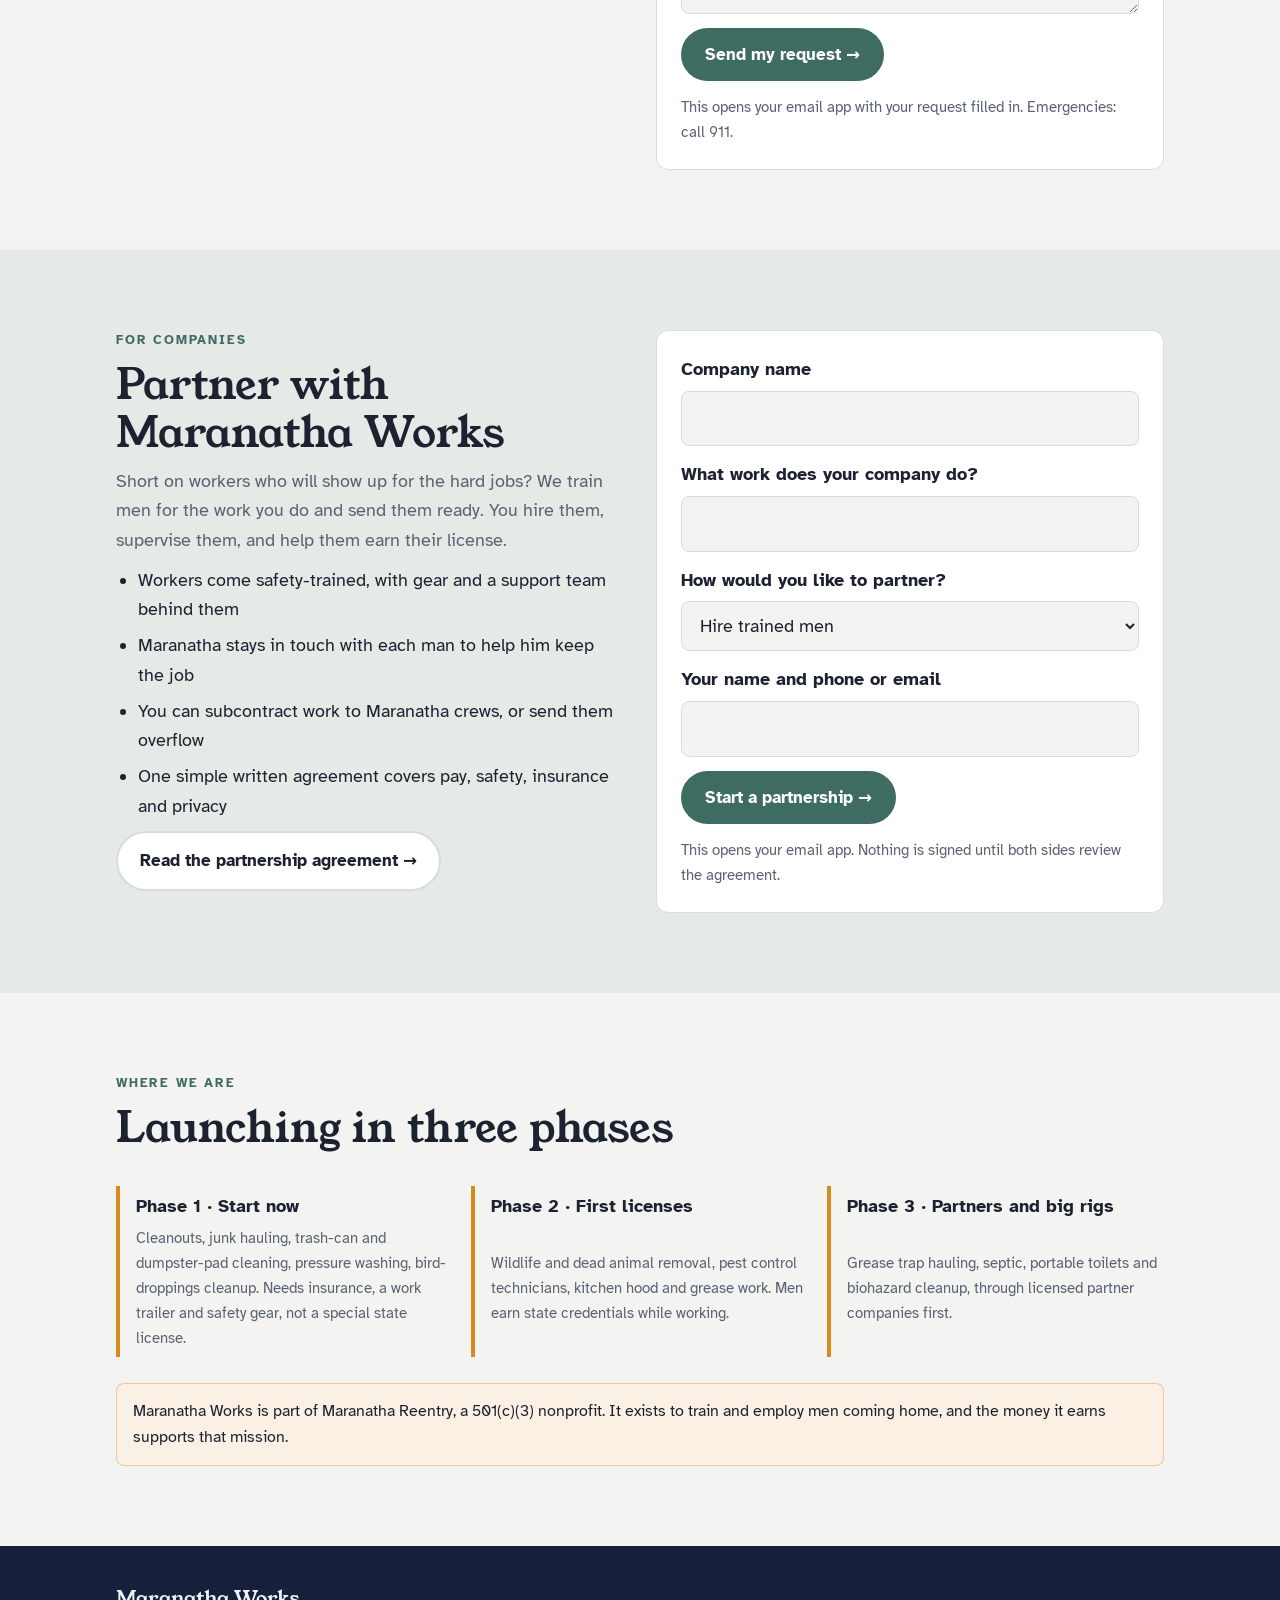
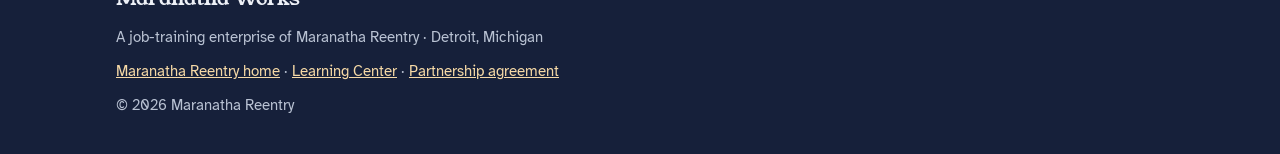
<file: works/index.html>
<!doctype html>
<html lang="en">
<head>
<meta charset="utf-8">
<meta name="viewport" content="width=device-width,initial-scale=1,viewport-fit=cover">
<title>Maranatha Works | Hard jobs, real pay, real credentials</title>
<meta name="description" content="Maranatha Works is the job-training enterprise of Maranatha Reentry. Men coming home learn and earn in the jobs most people won't do, and leave with credentials that lead to steady careers.">
<meta name="theme-color" content="#16203a">
<link rel="icon" href="data:image/svg+xml,%3Csvg xmlns='http://www.w3.org/2000/svg' viewBox='0 0 32 32'%3E%3Crect width='32' height='32' rx='6' fill='%2316203a'/%3E%3Cpath d='M5 22h22' stroke='%23d98a1c' stroke-width='2.5' stroke-linecap='round'/%3E%3Cpath d='M9 22a7 7 0 0 1 14 0' fill='%23d98a1c'/%3E%3C/svg%3E">
<link rel="preconnect" href="https://fonts.googleapis.com">
<link rel="preconnect" href="https://fonts.gstatic.com" crossorigin>
<link rel="stylesheet" href="https://fonts.googleapis.com/css2?family=Young+Serif&family=Atkinson+Hyperlegible:ital,wght@0,400;0,700;1,400&display=swap">
<link rel="stylesheet" href="../assets/site.css">
<style>
  .works-hero{background:var(--night);color:var(--on-night);position:relative;overflow:hidden}
  .works-hero .wrap{padding-block:72px 64px;display:grid;gap:20px;position:relative}
  .works-hero h1{font-size:clamp(2.2rem,5.5vw,4rem);max-width:17ch}
  .works-hero h1 em{font-style:normal;color:var(--dawn)}
  .works-hero .lede{font-size:1.2rem;max-width:52ch;color:#d4dae6}
  .stripes{position:absolute;inset:auto 0 0 0;height:14px;background:repeating-linear-gradient(-45deg,var(--dawn) 0 18px,#1a1205 18px 36px);opacity:.9}
  .speak{display:inline-flex;gap:8px;align-items:center;font:inherit;font-size:.95rem;font-weight:700;border-radius:999px;padding:8px 16px;border:2px solid #8996b0;background:transparent;color:var(--on-night);cursor:pointer}
  .speak.dark{border-color:var(--rule);color:var(--ink);background:var(--card)}
  .tracks{display:grid;grid-template-columns:repeat(auto-fit,minmax(min(100%,300px),1fr));gap:22px}
  .track-card{background:var(--card);border:1px solid var(--rule);border-radius:12px;padding:26px;display:grid;gap:10px;align-content:start;border-top:5px solid var(--sage)}
  .track-card.own{border-top-color:var(--dawn)}
  .track-card ul{margin:0;padding-left:1.2em;display:grid;gap:4px}
  .filter{display:flex;flex-wrap:wrap;gap:10px;margin-bottom:22px}
  .filter button{font:inherit;font-size:1rem;font-weight:700;padding:10px 18px;border-radius:999px;border:2px solid var(--rule);background:var(--card);color:var(--ink);cursor:pointer;min-height:48px}
  .filter button[aria-pressed="true"]{background:var(--night);color:var(--on-night);border-color:var(--night)}
  .jobs{display:grid;grid-template-columns:repeat(auto-fit,minmax(min(100%,320px),1fr));gap:20px}
  .job{background:var(--card);border:1px solid var(--rule);border-radius:12px;padding:22px;display:grid;gap:10px;align-content:start;transition:transform .15s ease}
  .job:hover{transform:translateY(-3px)}
  .job .top{display:flex;justify-content:space-between;gap:10px;align-items:flex-start}
  .job h3{font-size:1.35rem}
  .badge{font-size:.78rem;font-weight:700;letter-spacing:.06em;text-transform:uppercase;padding:5px 10px;border-radius:999px;white-space:nowrap}
  .b-now{background:color-mix(in srgb,var(--sage) 18%,var(--card));color:var(--sage)}
  .b-lic{background:color-mix(in srgb,var(--dawn) 20%,var(--card));color:#8a5208}
  .b-par{background:color-mix(in srgb,#5b6cff 15%,var(--card));color:#3946b8}
  :root[data-theme="dark"] .b-lic,.b-lic{color:var(--dawn)}
  .job dl{margin:0;display:grid;gap:6px;font-size:1rem}
  .job dt{font-weight:700;font-size:.85rem;text-transform:uppercase;letter-spacing:.08em;color:var(--muted)}
  .job dd{margin:0}
  .job .say{justify-self:start;font:inherit;font-size:.9rem;padding:6px 14px;border-radius:999px;border:1px solid var(--rule);background:var(--paper);color:var(--ink);cursor:pointer}
  .ladder{list-style:none;margin:0;padding:0;display:grid;gap:14px;counter-reset:l}
  .ladder li{counter-increment:l;display:grid;grid-template-columns:56px 1fr;gap:16px;align-items:start;background:var(--night-2);border-radius:10px;padding:18px}
  .ladder li::before{content:counter(l);width:56px;height:56px;border-radius:50%;background:var(--dawn);color:#1a1205;display:grid;place-items:center;font-family:var(--font-display);font-size:1.6rem}
  .ladder b{display:block;font-size:1.15rem;margin-bottom:4px}
  .ladder span{color:#c6cddb}
  .phase{display:grid;grid-template-columns:repeat(auto-fit,minmax(min(100%,240px),1fr));gap:18px}
  .phase div{border-left:4px solid var(--dawn);padding:6px 0 6px 16px;display:grid;gap:4px}
  .form{display:grid;gap:14px;background:var(--card);border:1px solid var(--rule);border-radius:12px;padding:24px}
  .form label{display:grid;gap:6px;font-weight:700}
  .form input,.form select,.form textarea{font:inherit;font-weight:400;padding:12px 14px;border-radius:8px;border:1px solid var(--rule);background:var(--paper);color:var(--ink);min-height:48px}
  .two{display:grid;grid-template-columns:repeat(auto-fit,minmax(min(100%,420px),1fr));gap:32px;align-items:start}
  .note{font-size:.95rem;color:var(--muted)}
  .warn{background:color-mix(in srgb,var(--dawn) 12%,var(--card));border:1px solid color-mix(in srgb,var(--dawn) 40%,transparent);border-radius:8px;padding:14px 16px;font-size:1rem}
</style>
</head>
<body>
<a class="skip" href="#main">Skip to content</a>

<nav class="top" aria-label="Main">
  <div class="wrap">
    <a class="brand" href="../">
      <svg viewBox="0 0 32 32" aria-hidden="true"><path d="M4 22h24" stroke="#d98a1c" stroke-width="2.5" stroke-linecap="round"/><path d="M9 22a7 7 0 0 1 14 0" fill="#d98a1c"/><path d="M16 6v4M7.5 10l2.5 2.5M24.5 10L22 12.5" stroke="#f6d9a6" stroke-width="2" stroke-linecap="round"/></svg>
      Maranatha Reentry
    </a>
    <button class="menu-btn" type="button" aria-expanded="false" aria-controls="navlinks">Menu</button>
    <div class="navlinks" id="navlinks">
      <a href="../">Home</a>
      <a href="#jobs">The jobs</a>
      <a href="#path">For men</a>
      <a href="#hire">Hire a crew</a>
      <a href="#partner">Partner with us</a>
      <a class="pill" href="../learning-center/">Learning Center</a>
    </div>
  </div>
</nav>

<header class="works-hero">
  <div class="wrap">
    <span class="eyebrow reveal" style="color:#f6d9a6">Maranatha Works · A job-training enterprise of Maranatha Reentry</span>
    <h1 class="reveal d1">The jobs nobody wants are <em>the jobs that hire.</em></h1>
    <p class="lede reveal d2">Dead animal removal. Grease traps. Hoarding cleanouts. Biohazard cleanup. These jobs are hard, dirty and always needed. Our men learn them safely, earn real pay, and leave with licenses and credentials that open the next door.</p>
    <div class="ctas reveal d3">
      <a class="btn btn-dawn" href="#hire">Hire a Maranatha crew →</a>
      <a class="btn btn-ghost" href="#path">I'm coming home. How do I start?</a>
      <button class="speak" type="button" data-read="main">🔊 Read this page to me</button>
    </div>
  </div>
  <div class="stripes" aria-hidden="true"></div>
</header>

<main id="main">

  <section class="chapter" id="how">
    <div class="wrap">
      <div class="chapter-head fade">
        <span class="eyebrow">How it works</span>
        <h2>Two ways we put men to work</h2>
        <p>Some jobs we do ourselves with Maranatha crews. Other jobs need trucks, licenses or equipment we don't have yet, so we train men and place them with licensed partner companies. Both roads lead to a paycheck and a credential.</p>
      </div>
      <div class="tracks">
        <article class="track-card own fade">
          <span class="eyebrow" style="color:var(--dawn)">Road 1</span>
          <h3>Maranatha crews</h3>
          <p>Maranatha runs the job, supervises the crew, and pays the men. Every dollar after costs goes back into training and the Reentry Home.</p>
          <ul><li>Cleanouts, junk hauling, trash-can and dumpster-pad cleaning</li><li>Pressure washing and bird-droppings cleanup</li><li>Adds licensed services as men earn the credentials</li></ul>
        </article>
        <article class="track-card fade">
          <span class="eyebrow">Road 2</span>
          <h3>Partner companies</h3>
          <p>Licensed companies that already do this work sign a partnership agreement with us. We send trained, ready men. They hire, supervise and help each man earn his license.</p>
          <ul><li>Grease trap pumping, septic and portable toilets</li><li>Pest control and wildlife removal</li><li>Biohazard and trauma-scene cleanup</li></ul>
        </article>
      </div>
    </div>
  </section>

  <section class="chapter tint" id="jobs">
    <div class="wrap">
      <div class="chapter-head fade">
        <span class="eyebrow">The jobs</span>
        <h2>Ten hard jobs, and what it takes to do each one</h2>
        <p>Tap a button to sort. Every card says what the work is, what license or training it needs, and who gives it.</p>
      </div>
      <div class="filter" role="group" aria-label="Sort the jobs">
        <button type="button" data-f="all" aria-pressed="true">All jobs</button>
        <button type="button" data-f="now" aria-pressed="false">Start now</button>
        <button type="button" data-f="lic" aria-pressed="false">License needed</button>
        <button type="button" data-f="par" aria-pressed="false">Partner first</button>
      </div>
      <div class="jobs" id="jobList"></div>
      <p class="note" style="margin-top:20px">License rules change. Before any crew does licensed work, Maranatha confirms the current rules with the agency named on the card. Nothing on this page is legal advice.</p>
    </div>
  </section>

  <section class="chapter on-night" id="path">
    <div class="wrap">
      <div class="chapter-head fade">
        <span class="eyebrow" style="color:#f6d9a6">For men coming home</span>
        <h2>From day one to running your own crew</h2>
        <p>You do not need to read well to do this. Every lesson can be read out loud to you in the Learning Center.</p>
      </div>
      <ol class="ladder fade">
        <li><div><b>Safety basics</b><span>Learn safety gear, lifting, chemicals and how to protect yourself from blood and germs. Short lessons you can listen to. Earn your OSHA 10-hour card.</span></div></li>
        <li><div><b>Join a crew</b><span>Work paid jobs on a Maranatha crew or with a partner company, next to a crew lead who has your back.</span></div></li>
        <li><div><b>Earn a license</b><span>Pick a trade you like. We help you study, pay the exam fee, and get to the test: pesticide technician, wildlife control, septage, biohazard and more.</span></div></li>
        <li><div><b>Lead a crew</b><span>Run jobs, train the next man coming home, and earn more for it.</span></div></li>
        <li><div><b>Own it</b><span>With a license and a record of good work, you can start your own company. We help with the business plan, taxes and your first customers.</span></div></li>
      </ol>
      <div class="ctas" style="margin-top:28px">
        <a class="btn btn-dawn" href="../learning-center/">Start in the Learning Center →</a>
        <a class="btn btn-ghost" href="mailto:nabaskerville@gmail.com?subject=Maranatha%20Works%20-%20I%20want%20to%20work">Email Nancy to sign up</a>
      </div>
      <p style="margin-top:18px;color:#c6cddb;max-width:70ch">Some jobs, like biohazard cleanup, can bring back hard memories. You always choose which jobs you take. Saying no to a job never costs you your spot.</p>
    </div>
  </section>

  <section class="chapter" id="hire">
    <div class="wrap two">
      <div class="chapter-head fade" style="margin:0">
        <span class="eyebrow">For homeowners, landlords and businesses</span>
        <h2>Hire a crew</h2>
        <p>Tell us what you need. We send a free quote, usually within two business days. Every job is supervised, insured, and done by men rebuilding their lives.</p>
        <div class="phase" style="margin-top:12px">
          <div><b>Fair price</b><span class="note">Priced like any good local company. No charity markup.</span></div>
          <div><b>Done right</b><span class="note">Licensed work is only done by licensed workers or our licensed partners.</span></div>
        </div>
      </div>
      <form class="form fade" id="quoteForm">
        <label>What do you need done?
          <select name="job" id="qJob" required></select>
        </label>
        <label>Where? (city or ZIP)<input name="where" required autocomplete="postal-code"></label>
        <label>Your name<input name="name" required autocomplete="name"></label>
        <label>Phone or email<input name="contact" required autocomplete="email"></label>
        <label>Anything else we should know?<textarea name="more" rows="3"></textarea></label>
        <button class="btn btn-sage" type="submit" style="justify-self:start">Send my request →</button>
        <p class="note">This opens your email app with your request filled in. Emergencies: call 911.</p>
      </form>
    </div>
  </section>

  <section class="chapter tint" id="partner">
    <div class="wrap two">
      <div class="chapter-head fade" style="margin:0">
        <span class="eyebrow">For companies</span>
        <h2>Partner with Maranatha Works</h2>
        <p>Short on workers who will show up for the hard jobs? We train men for the work you do and send them ready. You hire them, supervise them, and help them earn their license.</p>
        <ul style="margin:0;padding-left:1.2em;display:grid;gap:6px">
          <li>Workers come safety-trained, with gear and a support team behind them</li>
          <li>Maranatha stays in touch with each man to help him keep the job</li>
          <li>You can subcontract work to Maranatha crews, or send them overflow</li>
          <li>One simple written agreement covers pay, safety, insurance and privacy</li>
        </ul>
        <a class="btn btn-line" style="justify-self:start" href="partner-agreement.html">Read the partnership agreement →</a>
      </div>
      <form class="form fade" id="partnerForm">
        <label>Company name<input name="company" required autocomplete="organization"></label>
        <label>What work does your company do?<input name="work" required></label>
        <label>How would you like to partner?
          <select name="how">
            <option>Hire trained men</option>
            <option>Subcontract jobs to Maranatha crews</option>
            <option>Train or license our men (apprentice)</option>
            <option>All of the above</option>
          </select>
        </label>
        <label>Your name and phone or email<input name="contact" required></label>
        <button class="btn btn-sage" type="submit" style="justify-self:start">Start a partnership →</button>
        <p class="note">This opens your email app. Nothing is signed until both sides review the agreement.</p>
      </form>
    </div>
  </section>

  <section class="chapter" id="launch">
    <div class="wrap">
      <div class="chapter-head fade">
        <span class="eyebrow">Where we are</span>
        <h2>Launching in three phases</h2>
      </div>
      <div class="phase fade">
        <div><b>Phase 1 · Start now</b><span class="note">Cleanouts, junk hauling, trash-can and dumpster-pad cleaning, pressure washing, bird-droppings cleanup. Needs insurance, a work trailer and safety gear, not a special state license.</span></div>
        <div><b>Phase 2 · First licenses</b><span class="note">Wildlife and dead animal removal, pest control technicians, kitchen hood and grease work. Men earn state credentials while working.</span></div>
        <div><b>Phase 3 · Partners and big rigs</b><span class="note">Grease trap hauling, septic, portable toilets and biohazard cleanup, through licensed partner companies first.</span></div>
      </div>
      <p class="warn fade" style="margin-top:26px">Maranatha Works is part of Maranatha Reentry, a 501(c)(3) nonprofit. It exists to train and employ men coming home, and the money it earns supports that mission.</p>
    </div>
  </section>
</main>

<footer>
  <div class="wrap">
    <span style="font-family:var(--font-display);font-size:1.25rem;color:var(--on-night)">Maranatha Works</span>
    <span>A job-training enterprise of Maranatha Reentry · Detroit, Michigan</span>
    <span><a href="../">Maranatha Reentry home</a> · <a href="../learning-center/">Learning Center</a> · <a href="partner-agreement.html">Partnership agreement</a></span>
    <span>© <span id="yr">2026</span> Maranatha Reentry</span>
  </div>
</footer>

<script>
var JOBS = [
  {n:'Junk removal and hoarding cleanouts', f:'now', what:'Empty houses, garages, basements and rentals. Sort, haul, donate and dump.', need:'No special state license. Business registration, general liability and commercial auto insurance. OSHA 10 safety card.', who:'Maranatha (business setup); OSHA training providers', notes:'Hoarding homes can hide mold, needles and animal waste. Crews wear gloves, masks and boots.'},
  {n:'Trash-can and dumpster-pad cleaning', f:'now', what:'Power-wash and sanitize trash cans, dumpster pads and garbage rooms for homes, apartments and restaurants.', need:'No special state license. Dirty wash water must go down a sanitary drain, not the storm drain. Check city rules.', who:'Your city or water authority', notes:'Good starter job: cheap to start, steady repeat customers.'},
  {n:'Pressure washing and grease-stained concrete', f:'now', what:'Clean parking lots, drive-thrus, loading docks and sidewalks.', need:'No special state license. Same wash-water rules as above. Insurance required by most businesses.', who:'Your city; Maranatha insurance', notes:'Restaurants that need this also need grease trap service, so it opens doors for partners.'},
  {n:'Bird and pigeon droppings cleanup', f:'now', what:'Clean droppings from attics, garages, bridges and building ledges.', need:'No special state license. Respirator training and fit-testing under OSHA rules, because dried droppings can make people sick.', who:'OSHA (federal); MIOSHA (Michigan)', notes:'Killing or trapping most wild birds needs a permit. Pigeons, starlings and house sparrows are the exceptions.'},
  {n:'Dead animal removal', f:'lic', what:'Remove dead raccoons, possums, deer and other animals from homes, yards, crawl spaces and roads.', need:'Michigan DNR Wildlife Damage and Nuisance Control Permit for nuisance-animal work. Disposal must follow Michigan\'s Bodies of Dead Animals Act: an approved method within 24 hours unless chilled or frozen.', who:'Michigan DNR Wildlife Division; MDARD', notes:'Uses live traps, exclusion and removal. No firearms. Most men with a felony record cannot legally have a gun, so our methods never need one.'},
  {n:'Wildlife exclusion', f:'lic', what:'Find how raccoons, squirrels and bats get into a house and seal them out for good.', need:'Michigan DNR Wildlife Damage and Nuisance Control Permit. Bats and some birds have extra federal rules.', who:'Michigan DNR Wildlife Division', notes:'Part carpentry, part detective work. Good path to a skilled trade.'},
  {n:'Pest control technician', f:'lic', what:'Treat homes and businesses for mice, rats, roaches and bed bugs.', need:'MDARD Registered Applicator: age 18+, pass the commercial core exam, and finish an MDARD-approved training program. Works under a certified applicator. A pest control business license needs a certified applicator with experience.', who:'Michigan Dept. of Agriculture & Rural Development (MDARD); MSU Pesticide Safety Education', notes:'Start with a partner company. Registered applicator fee is $45.'},
  {n:'Grease trap pumping', f:'par', what:'Pump fats, oils and grease out of restaurant grease traps and haul it away.', need:'Hauling it requires an EGLE Liquid Industrial By-Products transporter registration and permit, a Michigan Site ID number, and insurance. Needs a vacuum truck.', who:'Michigan EGLE, Materials Management Division', notes:'Partner first. Men can also learn kitchen exhaust hood cleaning, which pairs with this work.'},
  {n:'Septic and portable toilet service', f:'par', what:'Pump septic tanks and service portable toilets at job sites and events.', need:'EGLE Septage Waste Servicing license plus a license for each truck. A responsible agent must keep up continuing septage education. Licenses run 5 years with yearly fees.', who:'Michigan EGLE, Septage Waste Program', notes:'Partner first. Big need at construction sites and summer events.'},
  {n:'Biohazard and trauma-scene cleanup', f:'par', what:'Clean and disinfect after deaths, injuries, crimes and serious hoarding.', need:'OSHA Bloodborne Pathogens standard (29 CFR 1910.1030): written plan, training, protective gear, hepatitis B vaccine offered. Waste goes out through a permitted medical waste hauler under Michigan\'s medical waste rules. Many companies also want IICRC trauma-cleanup training.', who:'OSHA / MIOSHA; Michigan EGLE (medical waste)', notes:'Hard on the heart. Voluntary only, with counselor support. Start with a partner company.'}
];
var LABEL = {now:['Start now','b-now'], lic:['License needed','b-lic'], par:['Partner first','b-par']};
function esc(s){return String(s).replace(/[&<>"]/g,function(c){return {'&':'&amp;','<':'&lt;','>':'&gt;','"':'&quot;'}[c];});}
function render(f){
  var h='';
  JOBS.forEach(function(j,i){
    if(f!=='all'&&j.f!==f) return;
    h+='<article class="job"><div class="top"><h3>'+esc(j.n)+'</h3><span class="badge '+LABEL[j.f][1]+'">'+LABEL[j.f][0]+'</span></div>'+
      '<p>'+esc(j.what)+'</p><dl><div><dt>What it takes</dt><dd>'+esc(j.need)+'</dd></div><div><dt>Who gives it</dt><dd>'+esc(j.who)+'</dd></div><div><dt>Good to know</dt><dd>'+esc(j.notes)+'</dd></div></dl>'+
      '<button class="say" type="button" data-job="'+i+'">🔊 Read to me</button></article>';
  });
  document.getElementById('jobList').innerHTML=h;
}
render('all');
document.querySelectorAll('.filter button').forEach(function(b){
  b.addEventListener('click',function(){
    document.querySelectorAll('.filter button').forEach(function(x){x.setAttribute('aria-pressed','false');});
    b.setAttribute('aria-pressed','true'); render(b.getAttribute('data-f'));
  });
});
var sel=document.getElementById('qJob');
JOBS.forEach(function(j){var o=document.createElement('option');o.textContent=j.n;sel.appendChild(o);});
var other=document.createElement('option');other.textContent='Something else';sel.appendChild(other);

// read aloud
function speak(t){ if(!('speechSynthesis' in window)) return; speechSynthesis.cancel(); var u=new SpeechSynthesisUtterance(t); u.rate=.92; speechSynthesis.speak(u); }
document.addEventListener('click',function(e){
  var b=e.target.closest('[data-job],[data-read]'); if(!b) return;
  if(speechSynthesis.speaking){speechSynthesis.cancel(); return;}
  if(b.hasAttribute('data-job')){var j=JOBS[+b.getAttribute('data-job')]; speak(j.n+'. '+j.what+' What it takes: '+j.need+' Good to know: '+j.notes);}
  else speak(document.getElementById('main').innerText.replace(/🔊[^\n]*/g,''));
});
if(!('speechSynthesis' in window)) document.querySelectorAll('[data-read]').forEach(function(b){b.hidden=true;});

// forms → email
function mail(subject, form){
  var d=new FormData(form), body='';
  d.forEach(function(v,k){ body+=k.charAt(0).toUpperCase()+k.slice(1)+': '+v+'\n'; });
  location.href='mailto:nabaskerville@gmail.com?subject='+encodeURIComponent(subject)+'&body='+encodeURIComponent(body);
}
document.getElementById('quoteForm').addEventListener('submit',function(e){e.preventDefault();mail('Maranatha Works quote request',this);});
document.getElementById('partnerForm').addEventListener('submit',function(e){e.preventDefault();mail('Maranatha Works partnership',this);});
</script>
<script src="../assets/site.js"></script>
</body>
</html>
</file>
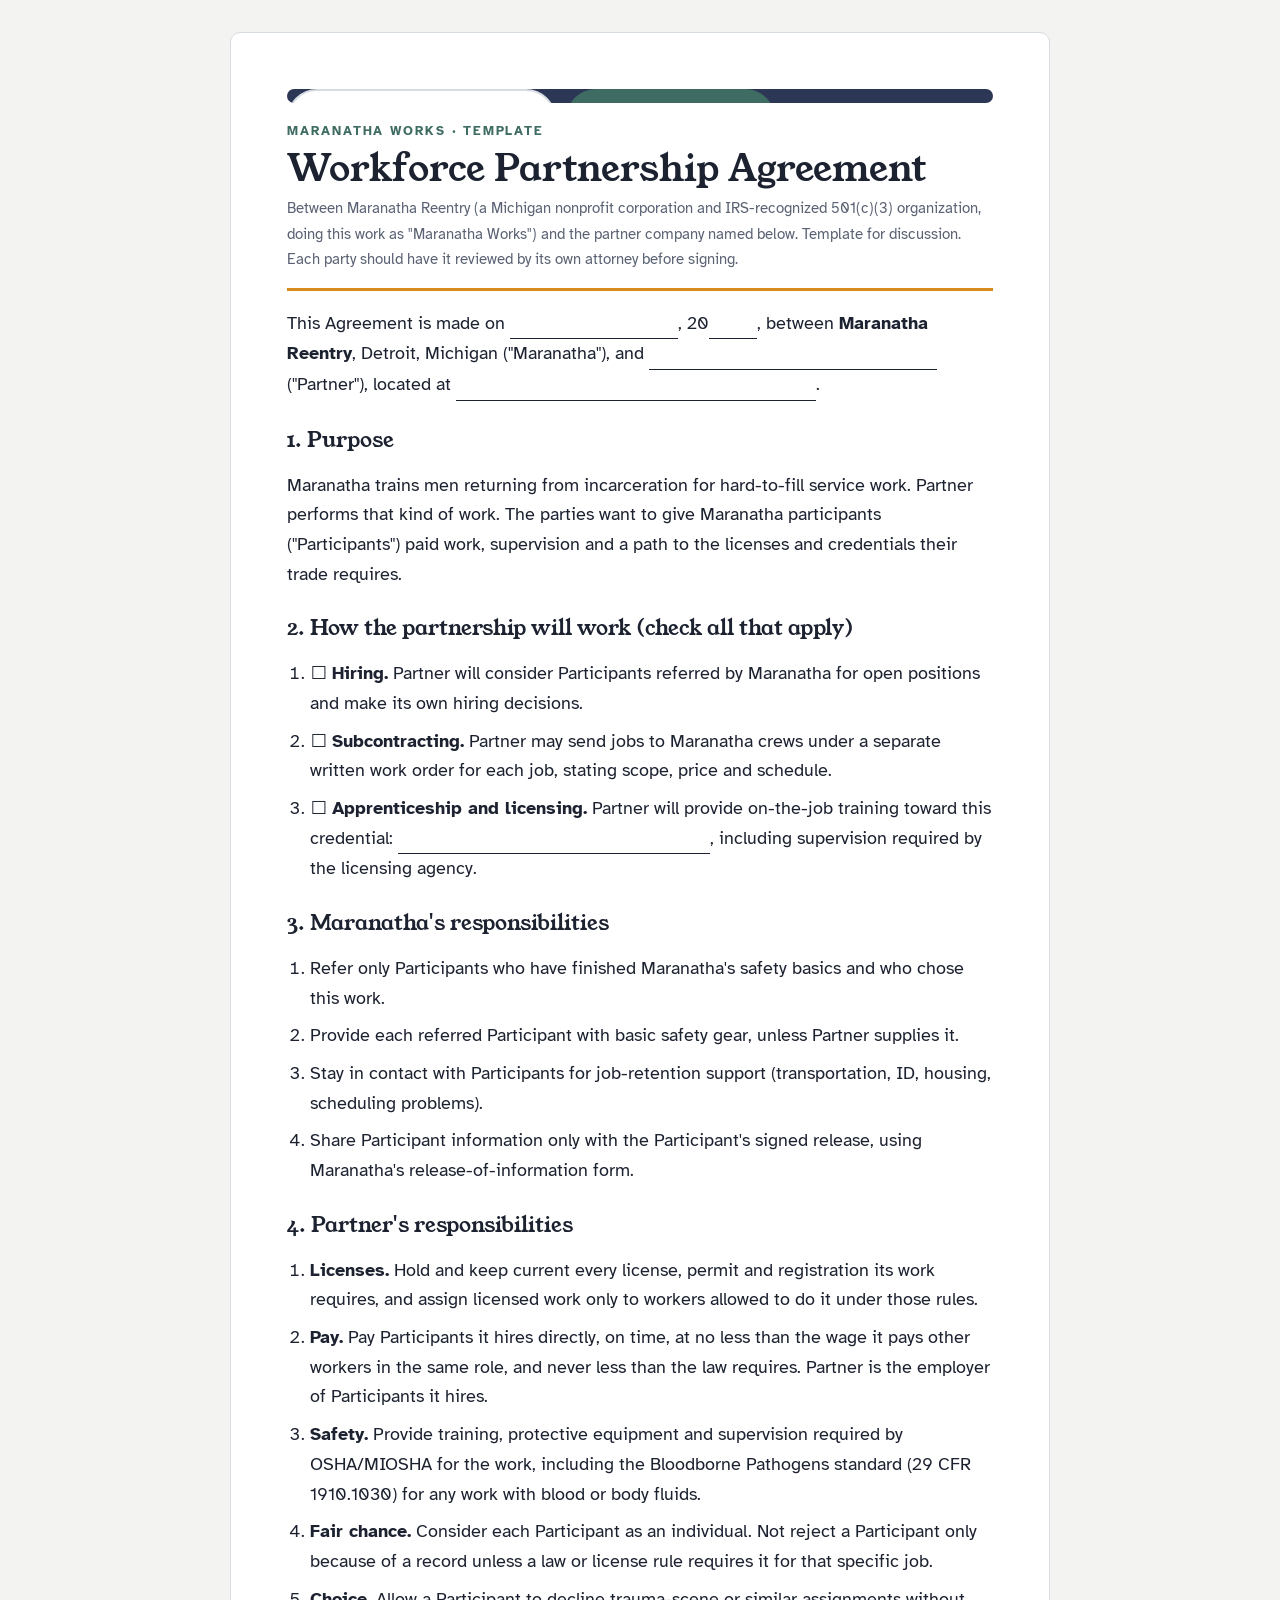
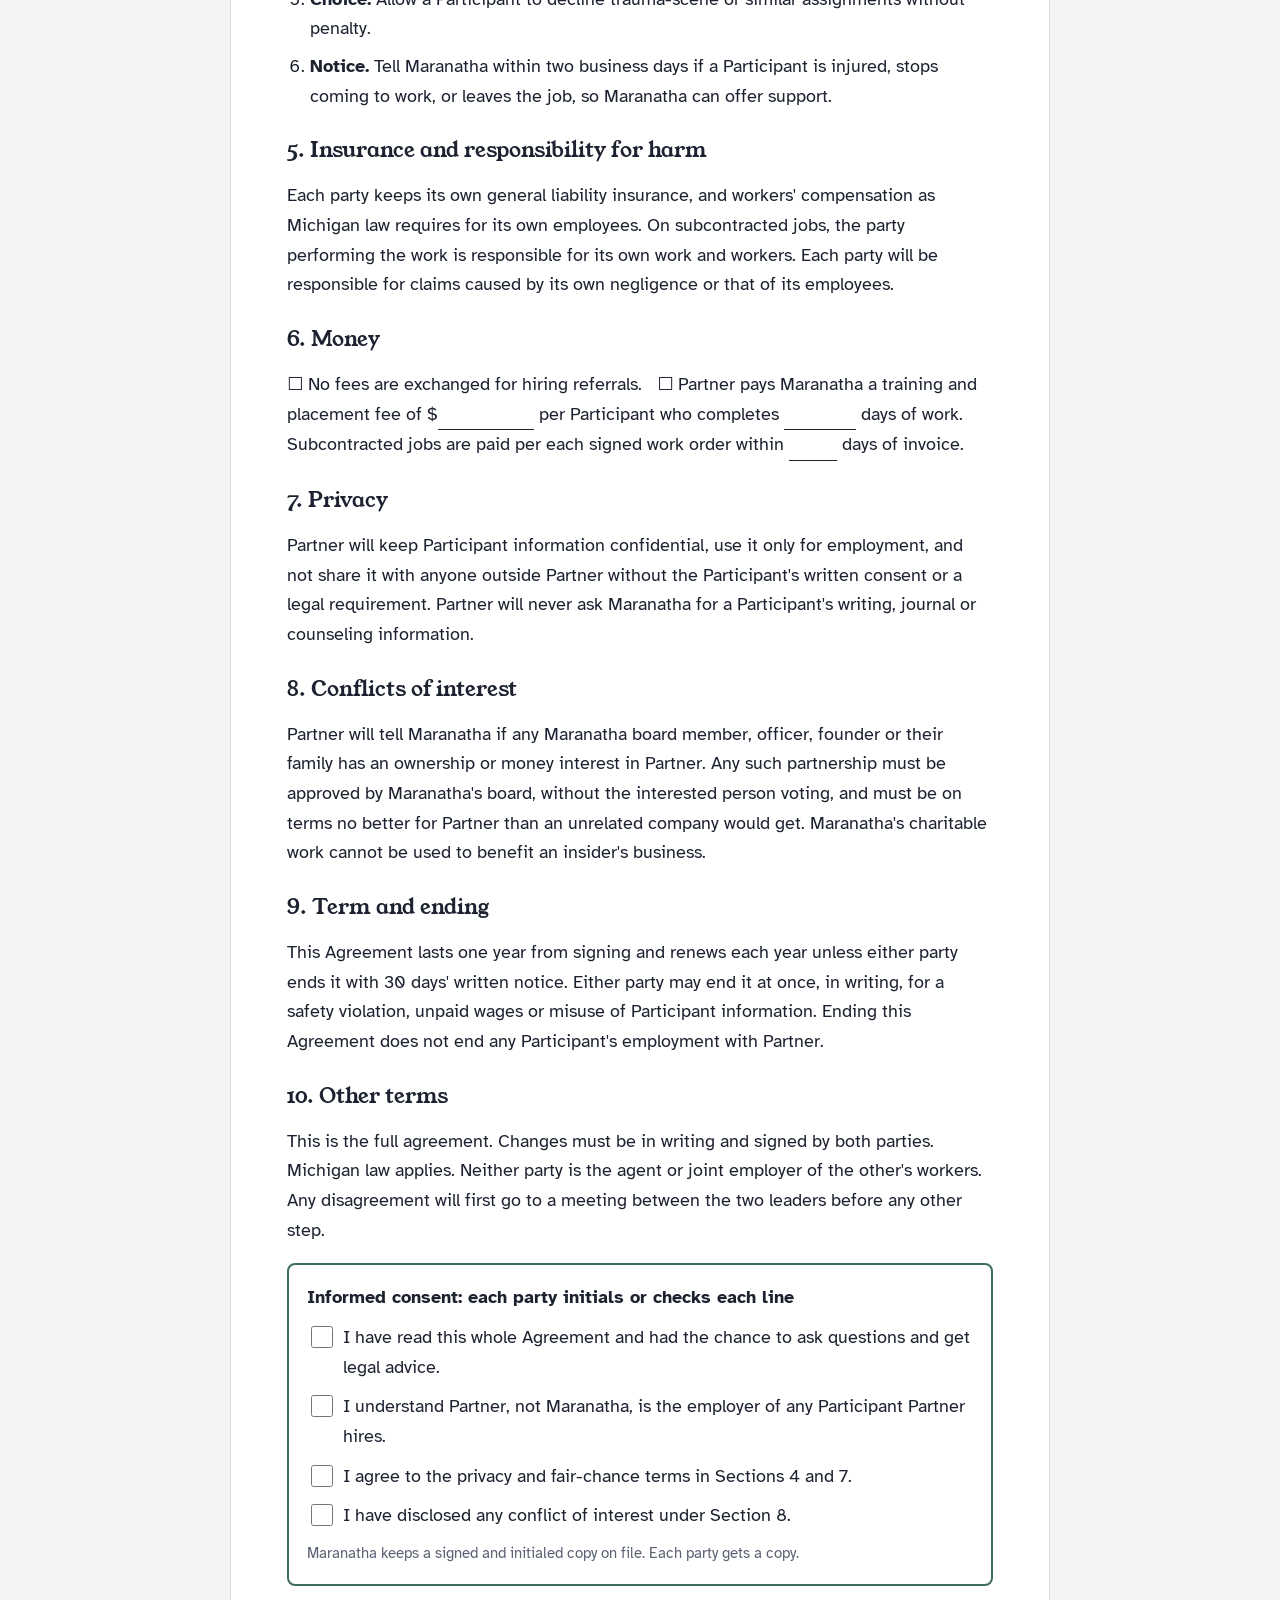
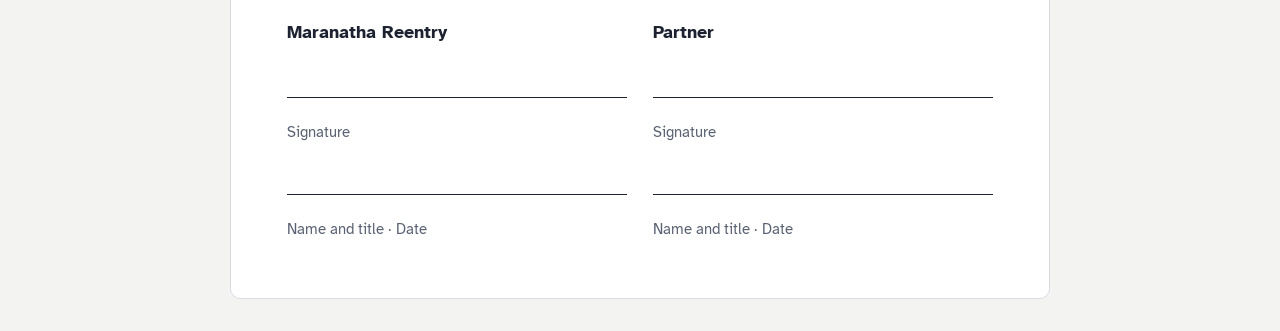
<file: works/partner-agreement.html>
<!doctype html>
<html lang="en">
<head>
<meta charset="utf-8">
<meta name="viewport" content="width=device-width,initial-scale=1">
<title>Partnership Agreement | Maranatha Works</title>
<meta name="robots" content="noindex">
<link rel="stylesheet" href="https://fonts.googleapis.com/css2?family=Young+Serif&family=Atkinson+Hyperlegible:wght@400;700&display=swap">
<link rel="stylesheet" href="../assets/site.css">
<style>
  body{background:var(--paper)}
  .doc{max-width:820px;margin:32px auto;background:var(--card);border:1px solid var(--rule);border-radius:10px;padding:clamp(22px,5vw,56px);display:grid;gap:18px}
  .doc header{border-bottom:3px solid var(--dawn);padding-bottom:16px;display:grid;gap:6px}
  .doc h1{font-size:clamp(1.7rem,4vw,2.3rem)}
  .doc h2{font-size:1.3rem;margin-top:10px}
  .doc ol{margin:0;padding-left:1.3em;display:grid;gap:8px}
  .blank{display:inline-block;min-width:14ch;border-bottom:1px solid var(--ink)}
  .sig{display:grid;grid-template-columns:repeat(auto-fit,minmax(min(100%,300px),1fr));gap:26px;margin-top:14px}
  .sig div{display:grid;gap:22px}
  .line{border-bottom:1px solid var(--ink);height:28px}
  .consent{border:2px solid var(--sage);border-radius:8px;padding:18px;display:grid;gap:10px}
  .consent label{display:grid;grid-template-columns:28px 1fr;gap:8px;align-items:start}
  .consent input{width:22px;height:22px;margin-top:3px}
  .bar{display:flex;gap:10px;flex-wrap:wrap}
  .muted{color:var(--muted);font-size:.95rem}
  @media print{.bar,.skip{display:none}.doc{border:0;margin:0;padding:0;max-width:none}body{font-size:11pt}}
</style>
</head>
<body>
<div class="doc">
  <div class="bar"><a class="btn btn-line" href="./">← Back to Maranatha Works</a><button class="btn btn-sage" type="button" onclick="print()">Print or save as PDF</button></div>
  <header>
    <span class="eyebrow">Maranatha Works · Template</span>
    <h1>Workforce Partnership Agreement</h1>
    <p class="muted">Between Maranatha Reentry (a Michigan nonprofit corporation and IRS-recognized 501(c)(3) organization, doing this work as "Maranatha Works") and the partner company named below. Template for discussion. Each party should have it reviewed by its own attorney before signing.</p>
  </header>

  <p>This Agreement is made on <span class="blank">&nbsp;</span>, 20<span class="blank" style="min-width:4ch">&nbsp;</span>, between <b>Maranatha Reentry</b>, Detroit, Michigan ("Maranatha"), and <span class="blank" style="min-width:24ch">&nbsp;</span> ("Partner"), located at <span class="blank" style="min-width:30ch">&nbsp;</span>.</p>

  <h2>1. Purpose</h2>
  <p>Maranatha trains men returning from incarceration for hard-to-fill service work. Partner performs that kind of work. The parties want to give Maranatha participants ("Participants") paid work, supervision and a path to the licenses and credentials their trade requires.</p>

  <h2>2. How the partnership will work (check all that apply)</h2>
  <ol>
    <li>☐ <b>Hiring.</b> Partner will consider Participants referred by Maranatha for open positions and make its own hiring decisions.</li>
    <li>☐ <b>Subcontracting.</b> Partner may send jobs to Maranatha crews under a separate written work order for each job, stating scope, price and schedule.</li>
    <li>☐ <b>Apprenticeship and licensing.</b> Partner will provide on-the-job training toward this credential: <span class="blank" style="min-width:26ch">&nbsp;</span>, including supervision required by the licensing agency.</li>
  </ol>

  <h2>3. Maranatha's responsibilities</h2>
  <ol>
    <li>Refer only Participants who have finished Maranatha's safety basics and who chose this work.</li>
    <li>Provide each referred Participant with basic safety gear, unless Partner supplies it.</li>
    <li>Stay in contact with Participants for job-retention support (transportation, ID, housing, scheduling problems).</li>
    <li>Share Participant information only with the Participant's signed release, using Maranatha's release-of-information form.</li>
  </ol>

  <h2>4. Partner's responsibilities</h2>
  <ol>
    <li><b>Licenses.</b> Hold and keep current every license, permit and registration its work requires, and assign licensed work only to workers allowed to do it under those rules.</li>
    <li><b>Pay.</b> Pay Participants it hires directly, on time, at no less than the wage it pays other workers in the same role, and never less than the law requires. Partner is the employer of Participants it hires.</li>
    <li><b>Safety.</b> Provide training, protective equipment and supervision required by OSHA/MIOSHA for the work, including the Bloodborne Pathogens standard (29 CFR 1910.1030) for any work with blood or body fluids.</li>
    <li><b>Fair chance.</b> Consider each Participant as an individual. Not reject a Participant only because of a record unless a law or license rule requires it for that specific job.</li>
    <li><b>Choice.</b> Allow a Participant to decline trauma-scene or similar assignments without penalty.</li>
    <li><b>Notice.</b> Tell Maranatha within two business days if a Participant is injured, stops coming to work, or leaves the job, so Maranatha can offer support.</li>
  </ol>

  <h2>5. Insurance and responsibility for harm</h2>
  <p>Each party keeps its own general liability insurance, and workers' compensation as Michigan law requires for its own employees. On subcontracted jobs, the party performing the work is responsible for its own work and workers. Each party will be responsible for claims caused by its own negligence or that of its employees.</p>

  <h2>6. Money</h2>
  <p>☐ No fees are exchanged for hiring referrals. &nbsp; ☐ Partner pays Maranatha a training and placement fee of $<span class="blank" style="min-width:8ch">&nbsp;</span> per Participant who completes <span class="blank" style="min-width:6ch">&nbsp;</span> days of work. &nbsp; Subcontracted jobs are paid per each signed work order within <span class="blank" style="min-width:4ch">&nbsp;</span> days of invoice.</p>

  <h2>7. Privacy</h2>
  <p>Partner will keep Participant information confidential, use it only for employment, and not share it with anyone outside Partner without the Participant's written consent or a legal requirement. Partner will never ask Maranatha for a Participant's writing, journal or counseling information.</p>

  <h2>8. Conflicts of interest</h2>
  <p>Partner will tell Maranatha if any Maranatha board member, officer, founder or their family has an ownership or money interest in Partner. Any such partnership must be approved by Maranatha's board, without the interested person voting, and must be on terms no better for Partner than an unrelated company would get. Maranatha's charitable work cannot be used to benefit an insider's business.</p>

  <h2>9. Term and ending</h2>
  <p>This Agreement lasts one year from signing and renews each year unless either party ends it with 30 days' written notice. Either party may end it at once, in writing, for a safety violation, unpaid wages or misuse of Participant information. Ending this Agreement does not end any Participant's employment with Partner.</p>

  <h2>10. Other terms</h2>
  <p>This is the full agreement. Changes must be in writing and signed by both parties. Michigan law applies. Neither party is the agent or joint employer of the other's workers. Any disagreement will first go to a meeting between the two leaders before any other step.</p>

  <div class="consent">
    <b>Informed consent: each party initials or checks each line</b>
    <label><input type="checkbox"><span>I have read this whole Agreement and had the chance to ask questions and get legal advice.</span></label>
    <label><input type="checkbox"><span>I understand Partner, not Maranatha, is the employer of any Participant Partner hires.</span></label>
    <label><input type="checkbox"><span>I agree to the privacy and fair-chance terms in Sections 4 and 7.</span></label>
    <label><input type="checkbox"><span>I have disclosed any conflict of interest under Section 8.</span></label>
    <span class="muted">Maranatha keeps a signed and initialed copy on file. Each party gets a copy.</span>
  </div>

  <div class="sig">
    <div><b>Maranatha Reentry</b><span class="line"></span><span class="muted">Signature</span><span class="line"></span><span class="muted">Name and title · Date</span></div>
    <div><b>Partner</b><span class="line"></span><span class="muted">Signature</span><span class="line"></span><span class="muted">Name and title · Date</span></div>
  </div>
</div>
</body>
</html>
</file>
<file: assets/site.css>
/* Maranatha Reentry — shared styles. Dawn over Detroit: night navy, first-light amber, steady sage. */
:root{
  --night:#16203a; --night-2:#1e2a4a; --dawn:#d98a1c; --dawn-soft:#f6d9a6; --sage:#3e6b62;
  --paper:#f3f4f1; --ink:#1c2230; --muted:#5a6273; --rule:#d7dbe2; --card:#ffffff; --on-night:#eef1f7;
  --font-display:"Young Serif", Georgia, "Times New Roman", serif;
  --font-body:"Atkinson Hyperlegible", "Segoe UI", system-ui, sans-serif;
  color-scheme:light;
}
@media (prefers-color-scheme: dark){:root:not([data-theme="light"]){
  --night:#0d1426;--night-2:#141d36;--dawn:#f0a43a;--dawn-soft:#4a3618;--sage:#7fb3a8;--paper:#11161f;--ink:#e8ebf1;--muted:#a3abba;--rule:#2a3140;--card:#181e2a;--on-night:#eef1f7;color-scheme:dark}}
:root[data-theme="dark"]{--night:#0d1426;--night-2:#141d36;--dawn:#f0a43a;--dawn-soft:#4a3618;--sage:#7fb3a8;--paper:#11161f;--ink:#e8ebf1;--muted:#a3abba;--rule:#2a3140;--card:#181e2a;--on-night:#eef1f7;color-scheme:dark}

*,*::before,*::after{box-sizing:border-box}
html{scroll-behavior:smooth;scroll-padding-top:72px}
body{margin:0;background:var(--paper);color:var(--ink);font-family:var(--font-body);font-size:1.125rem;line-height:1.65;-webkit-text-size-adjust:100%}
img{max-width:100%}
h1,h2,h3{font-family:var(--font-display);font-weight:400;text-wrap:balance;line-height:1.15;margin:0}
p{margin:0}
a{color:inherit}
:focus-visible{outline:3px solid var(--dawn);outline-offset:3px;border-radius:4px}
.wrap{max-width:1080px;margin:0 auto;padding-left:max(16px,env(safe-area-inset-left,0px));padding-right:max(16px,env(safe-area-inset-right,0px))}
.eyebrow{font-size:.8rem;letter-spacing:.14em;text-transform:uppercase;font-weight:700;color:var(--sage)}
.skip{position:absolute;left:-999px;top:8px;background:var(--dawn);color:#1a1205;padding:8px 14px;border-radius:6px;z-index:20}
.skip:focus{left:8px}

/* nav */
nav.top{position:sticky;top:0;z-index:9;background:var(--night);color:var(--on-night);box-shadow:0 1px 0 rgba(255,255,255,.06)}
nav.top .wrap{display:flex;align-items:center;justify-content:space-between;gap:12px;padding-block:12px}
.brand{font-family:var(--font-display);font-size:1.25rem;text-decoration:none;display:flex;align-items:center;gap:10px;white-space:nowrap}
.brand svg{width:28px;height:28px;flex:none}
.navlinks{display:flex;gap:18px;font-size:.95rem;align-items:center}
.navlinks a{text-decoration:none;opacity:.85}
.navlinks a:hover{opacity:1;text-decoration:underline;text-underline-offset:4px}
.navlinks a.pill{opacity:1;background:var(--dawn);color:#1a1205;padding:7px 14px;border-radius:999px;font-weight:700}
.navlinks a.pill:hover{text-decoration:none}
.menu-btn{display:none;background:none;border:1px solid #6e7a96;color:var(--on-night);border-radius:8px;padding:6px 12px;font:inherit;font-size:.95rem;cursor:pointer}
@media (max-width:820px){
  .menu-btn{display:inline-block}
  .navlinks{display:none;position:absolute;left:0;right:0;top:100%;background:var(--night);flex-direction:column;align-items:stretch;gap:0;padding:8px 16px 16px;border-top:1px solid #2c3756}
  .navlinks.open{display:flex}
  .navlinks a{padding:10px 0;border-bottom:1px solid #2c3756}
  .navlinks a.pill{text-align:center;margin-top:10px;border-bottom:0}
}

/* buttons */
.btn{display:inline-flex;align-items:center;gap:8px;padding:14px 22px;border-radius:999px;font-weight:700;text-decoration:none;font-size:1.05rem;border:2px solid transparent;transition:transform .15s ease, background .2s, box-shadow .2s;cursor:pointer;font-family:inherit}
.btn:hover{transform:translateY(-2px);box-shadow:0 8px 20px rgba(0,0,0,.18)}
.btn-dawn{background:var(--dawn);color:#1a1205}
.btn-ghost{border-color:#8996b0;color:var(--on-night);background:transparent}
.btn-sage{background:var(--sage);color:#fff}
.btn-line{border-color:var(--rule);color:var(--ink);background:var(--card)}

/* hero */
.hero{background:var(--night);color:var(--on-night);position:relative;overflow:hidden;min-height:min(92vh,760px);display:grid;align-items:center}
.hero canvas{position:absolute;inset:0;width:100%;height:100%;display:block}
.hero .wrap{position:relative;padding-block:64px 140px;display:grid;gap:22px;width:100%}
.hero h1{font-size:clamp(2.3rem,6vw,4.4rem);max-width:15ch}
.hero h1 em{font-style:normal;color:var(--dawn)}
.hero .lede{font-size:1.25rem;max-width:46ch;color:#d4dae6}
.meaning{font-size:.95rem;color:#b9c2d3;max-width:52ch}
.meaning b{color:#f6d9a6;font-weight:700}
.ctas{display:flex;gap:12px;flex-wrap:wrap;margin-top:6px}
.reveal{opacity:0;transform:translateY(14px);animation:rise .9s ease forwards}
.reveal.d1{animation-delay:.25s}.reveal.d2{animation-delay:.5s}.reveal.d3{animation-delay:.75s}.reveal.d4{animation-delay:1s}
@keyframes rise{to{opacity:1;transform:none}}

/* slogan ribbon */
.ribbon{background:var(--dawn);color:#1a1205;overflow:hidden;white-space:nowrap;font-family:var(--font-display);font-size:1.15rem;padding-block:12px}
.ribbon .track{display:inline-flex;gap:48px;animation:scroll 60s linear infinite;padding-left:48px}
.ribbon span::after{content:"✦";margin-left:48px;opacity:.6}
@keyframes scroll{to{transform:translateX(-50%)}}
.ribbon:hover .track{animation-play-state:paused}

/* sections */
section.chapter{padding-block:80px}
.chapter-head{display:grid;gap:10px;margin-bottom:34px;max-width:64ch}
.chapter-head h2{font-size:clamp(1.8rem,4vw,2.6rem)}
.chapter-head p{color:var(--muted)}
.on-night{background:var(--night);color:var(--on-night)}
.on-night .chapter-head p{color:#b9c2d3}
.on-night .eyebrow{color:#f6d9a6}
.tint{background:color-mix(in srgb,var(--sage) 7%,var(--paper))}

/* fade-in on scroll */
.fade{opacity:0;transform:translateY(18px);transition:opacity .7s ease, transform .7s ease}
.fade.in{opacity:1;transform:none}

/* mission trio */
.trio{display:grid;grid-template-columns:repeat(auto-fit,minmax(min(100%,300px),1fr));gap:22px}
.statement{background:var(--card);border:1px solid var(--rule);border-radius:10px;padding:26px;display:grid;gap:10px;align-content:start;border-top:4px solid var(--dawn)}
.statement h3{font-size:1.45rem}
.statement p{color:var(--muted);font-size:1.02rem}
.pull{margin-top:34px;font-family:var(--font-display);font-size:clamp(1.4rem,3vw,2rem);line-height:1.35;max-width:30ch;border-left:4px solid var(--dawn);padding-left:20px}

/* journal program cards */
.programs{display:grid;grid-template-columns:repeat(auto-fit,minmax(min(100%,420px),1fr));gap:24px}
.journal{background:var(--card);border:1px solid var(--rule);border-radius:6px;padding:28px 28px 28px 52px;position:relative;
  background-image:repeating-linear-gradient(to bottom,transparent 0,transparent 33px,var(--rule) 33px,var(--rule) 34px);background-position:0 70px;display:grid;gap:14px;align-content:start}
.journal::before{content:"";position:absolute;left:34px;top:0;bottom:0;width:2px;background:color-mix(in srgb,var(--dawn) 55%,transparent)}
.journal h3{font-size:1.7rem}
.journal .tag{font-size:.85rem;font-weight:700;color:var(--sage)}
.journal ul{margin:0;padding-left:1.1em;display:grid;gap:6px}
.journal .start{font-size:.95rem;color:var(--muted);font-style:italic}

/* audit */
.audit{display:grid;grid-template-columns:repeat(auto-fit,minmax(min(100%,420px),1fr));gap:40px;align-items:center}
.audit-steps{list-style:none;margin:0;padding:0;display:grid;gap:12px;counter-reset:a}
.audit-steps li{counter-increment:a;display:grid;grid-template-columns:44px 1fr;gap:14px;align-items:start;background:var(--card);border:1px solid var(--rule);border-radius:8px;padding:14px 16px}
.audit-steps li::before{content:counter(a);font-family:var(--font-display);font-size:1.4rem;width:44px;height:44px;border-radius:50%;display:grid;place-items:center;background:color-mix(in srgb,var(--dawn) 18%,var(--card));color:var(--ink)}
.audit-steps b{display:block}
.audit-steps span{color:var(--muted);font-size:1rem}

/* values */
.values{display:grid;grid-template-columns:repeat(auto-fit,minmax(min(100%,240px),1fr));gap:2px;background:#2c3756;border-radius:10px;overflow:hidden}
.value{background:var(--night);padding:24px 22px;display:grid;gap:8px;align-content:start;transition:background .25s}
.value:hover{background:var(--night-2)}
.value .n{font-family:var(--font-display);color:var(--dawn);font-size:1.1rem}
.value h3{font-size:1.4rem}
.value p{color:#c6cddb;font-size:.98rem}

/* why */
.why{display:grid;grid-template-columns:repeat(auto-fit,minmax(min(100%,420px),1fr));gap:40px}
.stats{display:grid;grid-template-columns:repeat(auto-fit,minmax(min(100%,200px),1fr));gap:16px}
.stat{background:var(--card);border:1px solid var(--rule);border-radius:8px;padding:20px;display:grid;gap:6px}
.stat .num{font-family:var(--font-display);font-size:2.4rem;color:var(--sage);line-height:1;font-variant-numeric:tabular-nums}
.stat p{color:var(--muted);font-size:.98rem}
.fine{font-size:.85rem;color:var(--muted);margin-top:14px;max-width:70ch}

/* goals */
.goal-grid{display:grid;grid-template-columns:repeat(auto-fit,minmax(min(100%,220px),1fr));gap:2px;background:#2c3756;border-radius:8px;overflow:hidden}
.goal{background:var(--night);padding:26px 22px;display:grid;gap:6px}
.goal .num{font-family:var(--font-display);font-size:2.8rem;color:var(--dawn);font-variant-numeric:tabular-nums;line-height:1}
.goal p{color:#d4dae6;font-size:1rem}
.compare{margin-top:28px;display:grid;gap:10px;max-width:640px}
.bar-row{display:grid;grid-template-columns:150px 1fr 56px;gap:12px;align-items:center;font-size:.95rem}
.bar{height:14px;border-radius:7px;background:#2c3756;overflow:hidden}
.bar span{display:block;height:100%;border-radius:7px;width:0;transition:width 1.4s cubic-bezier(.2,.7,.2,1)}
.bar .state{background:#8996b0}
.bar .mre{background:var(--dawn)}
.in .bar .state{width:84%}.in .bar .mre{width:60%}
.bar-note{font-size:.85rem;color:#9aa5bb}

/* vision */
.vision{display:grid;grid-template-columns:repeat(auto-fit,minmax(min(100%,300px),1fr));gap:22px;margin-top:8px}
.scale{display:grid;gap:8px;padding:24px;border-radius:10px;background:var(--card);border:1px solid var(--rule)}
.scale .icon{width:44px;height:44px}
.scale h3{font-size:1.35rem}
.scale p{color:var(--muted);font-size:1rem}

/* learning center + resources */
.lc{display:grid;grid-template-columns:repeat(auto-fit,minmax(min(100%,420px),1fr));gap:32px;align-items:center}
.lc-panel{background:var(--card);border:1px solid var(--rule);border-radius:10px;padding:28px;display:grid;gap:16px}
.lc-steps{margin:0;padding-left:1.3em;display:grid;gap:8px}
.chips{display:flex;flex-wrap:wrap;gap:8px}
.chip{font-size:.88rem;padding:6px 12px;border-radius:999px;background:color-mix(in srgb,var(--sage) 14%,var(--card));color:var(--ink);border:1px solid color-mix(in srgb,var(--sage) 35%,transparent)}
.steps-row{display:grid;grid-template-columns:repeat(auto-fit,minmax(min(100%,220px),1fr));gap:18px;margin-bottom:36px}
.step{border-left:4px solid var(--sage);padding:6px 0 6px 16px;display:grid;gap:4px}
.step b{font-family:var(--font-display);font-weight:400;font-size:1.2rem}
.step span{color:var(--muted);font-size:1rem}
.res-grid{display:grid;grid-template-columns:repeat(auto-fit,minmax(min(100%,250px),1fr));gap:18px}
.res{background:var(--card);border:1px solid var(--rule);border-radius:8px;padding:20px;display:grid;gap:8px;align-content:start;text-decoration:none;transition:transform .15s ease,border-color .2s}
.res:hover{transform:translateY(-2px);border-color:var(--dawn)}
.res h3{font-size:1.25rem}
.res p{color:var(--muted);font-size:.98rem}
.res .go{font-weight:700;color:var(--sage);font-size:.95rem}
.res.feature{background:var(--night);color:var(--on-night);border-color:var(--night)}
.res.feature p{color:#c6cddb}
.res.feature .go{color:var(--dawn)}

/* give */
.give-grid{display:grid;grid-template-columns:repeat(auto-fit,minmax(min(100%,240px),1fr));gap:20px}
.gift{border-top:4px solid var(--dawn);background:var(--card);padding:22px;border-radius:0 0 6px 6px;display:grid;gap:8px;align-content:start;border-left:1px solid var(--rule);border-right:1px solid var(--rule);border-bottom:1px solid var(--rule)}
.gift .amt{font-family:var(--font-display);font-size:2.2rem;font-variant-numeric:tabular-nums}
.gift p{color:var(--muted);font-size:1rem}
.launch{margin-top:24px;padding:20px 22px;background:color-mix(in srgb,var(--dawn) 14%,var(--card));border-radius:6px;display:grid;gap:6px}
.launch strong{font-family:var(--font-display);font-weight:400;font-size:1.4rem}
.status-note{margin-top:16px;font-size:.95rem;color:var(--muted);max-width:70ch}

/* host */
.host{display:grid;grid-template-columns:repeat(auto-fit,minmax(min(100%,300px),1fr));gap:24px}
.host-item{display:grid;gap:8px;padding:22px;border-radius:10px;border:1px dashed var(--rule)}
.host-item h3{font-size:1.35rem}
.host-item p{color:var(--muted);font-size:1rem}

/* about + contact */
.about{display:grid;grid-template-columns:repeat(auto-fit,minmax(min(100%,380px),1fr));gap:40px}
.about blockquote{margin:0;font-family:var(--font-display);font-size:1.6rem;line-height:1.35;border-left:4px solid var(--dawn);padding-left:20px}
.facts{display:grid;gap:10px;font-size:1rem;margin:0}
.facts div{display:grid;grid-template-columns:150px 1fr;gap:12px;border-bottom:1px solid var(--rule);padding-bottom:10px}
.facts dt{color:var(--muted)}
.facts dd{margin:0}
.contact-box{background:var(--card);border:1px solid var(--rule);border-radius:10px;padding:24px;display:grid;gap:12px;align-content:start}
.copyline{display:flex;gap:10px;flex-wrap:wrap;align-items:center}
.copyline code{font-family:var(--font-body);font-weight:700;font-size:1.05rem;user-select:all;word-break:break-all}
.copybtn{font:inherit;font-size:.9rem;padding:6px 14px;border-radius:999px;border:1px solid var(--rule);background:var(--paper);color:var(--ink);cursor:pointer}

footer{background:var(--night);color:#b9c2d3;font-size:.92rem}
footer .wrap{padding-block:36px;display:grid;gap:10px}
footer a{color:#f6d9a6}
.crisis{background:color-mix(in srgb,#b3261e 12%,var(--card));border:1px solid color-mix(in srgb,#b3261e 35%,transparent);color:var(--ink);border-radius:8px;padding:12px 16px;font-weight:700;font-size:1rem}

@media (max-width:520px){.journal{padding-left:40px}.journal::before{left:24px}.bar-row{grid-template-columns:100px 1fr 46px}.facts div{grid-template-columns:1fr}section.chapter{padding-block:60px}}
@media (prefers-reduced-motion: reduce){*,*::before,*::after{animation:none!important;transition:none!important}.reveal,.fade{opacity:1;transform:none}html{scroll-behavior:auto}}
</file>
